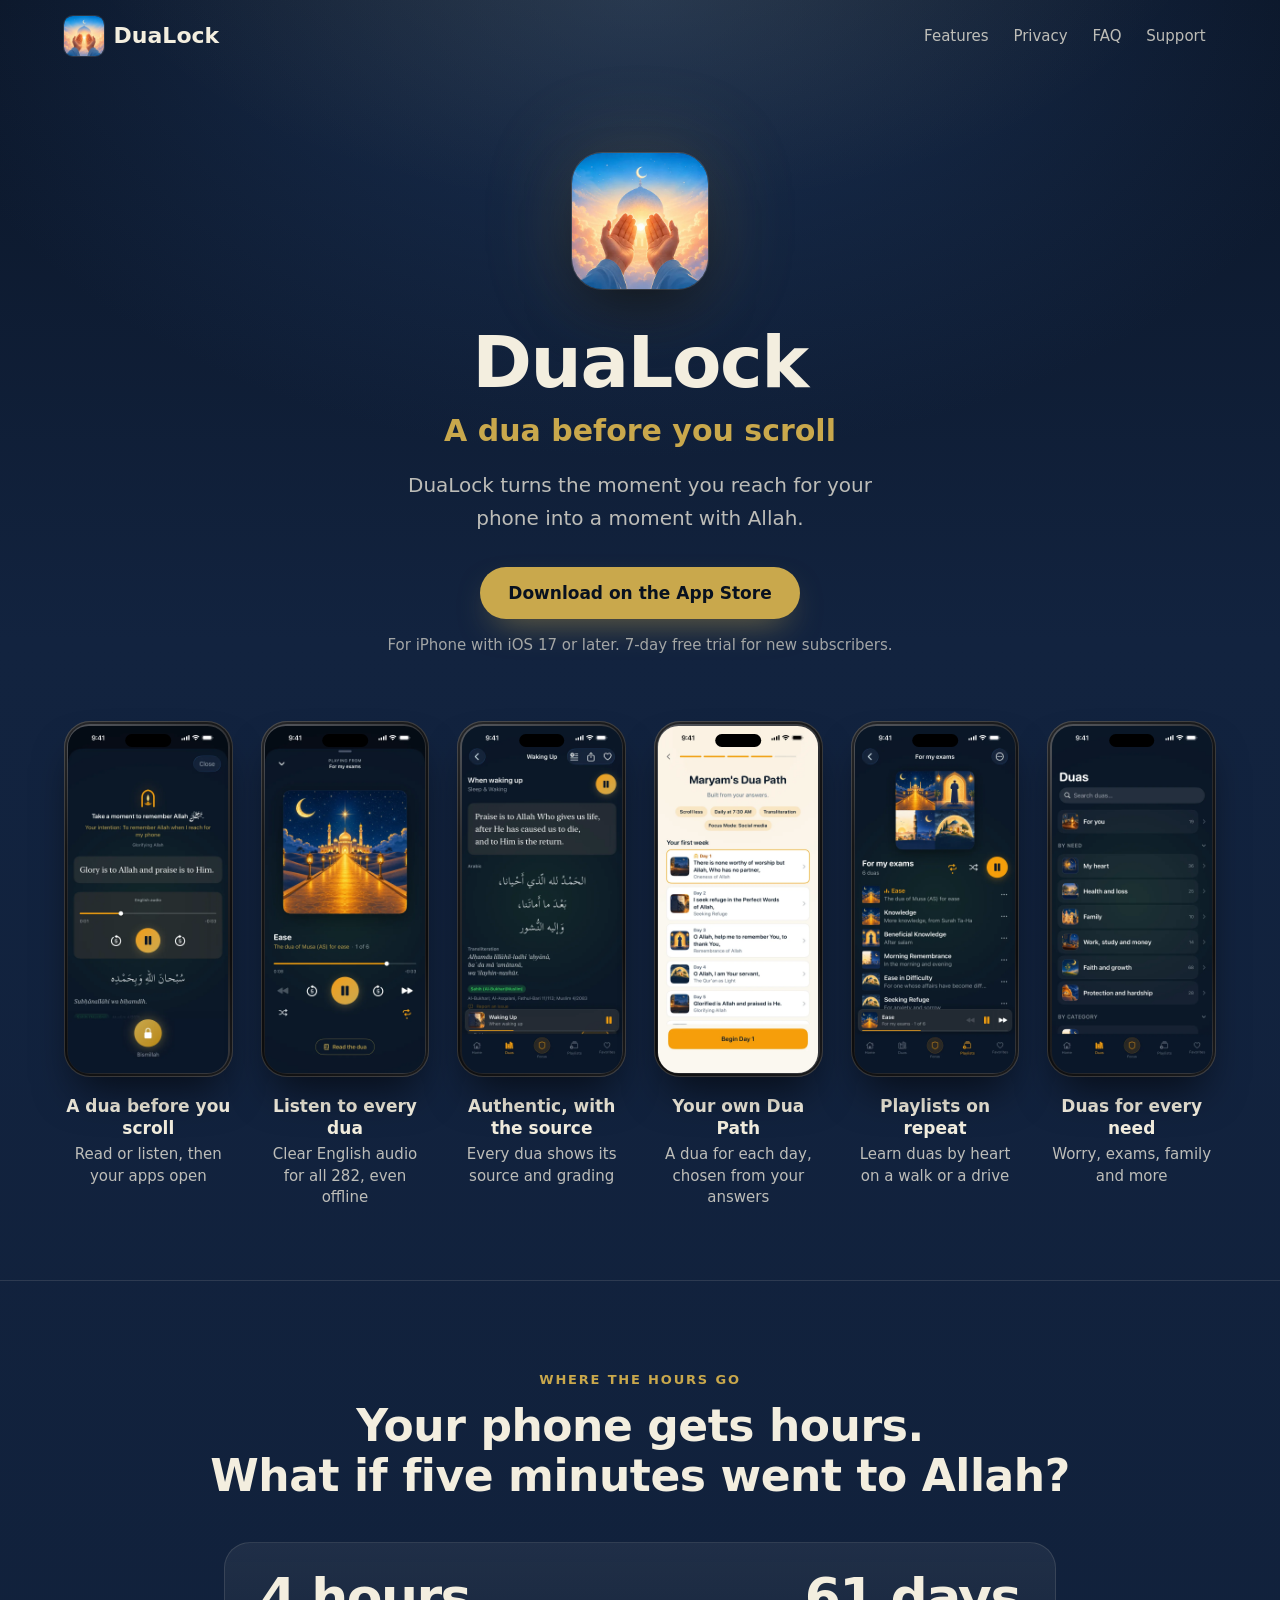
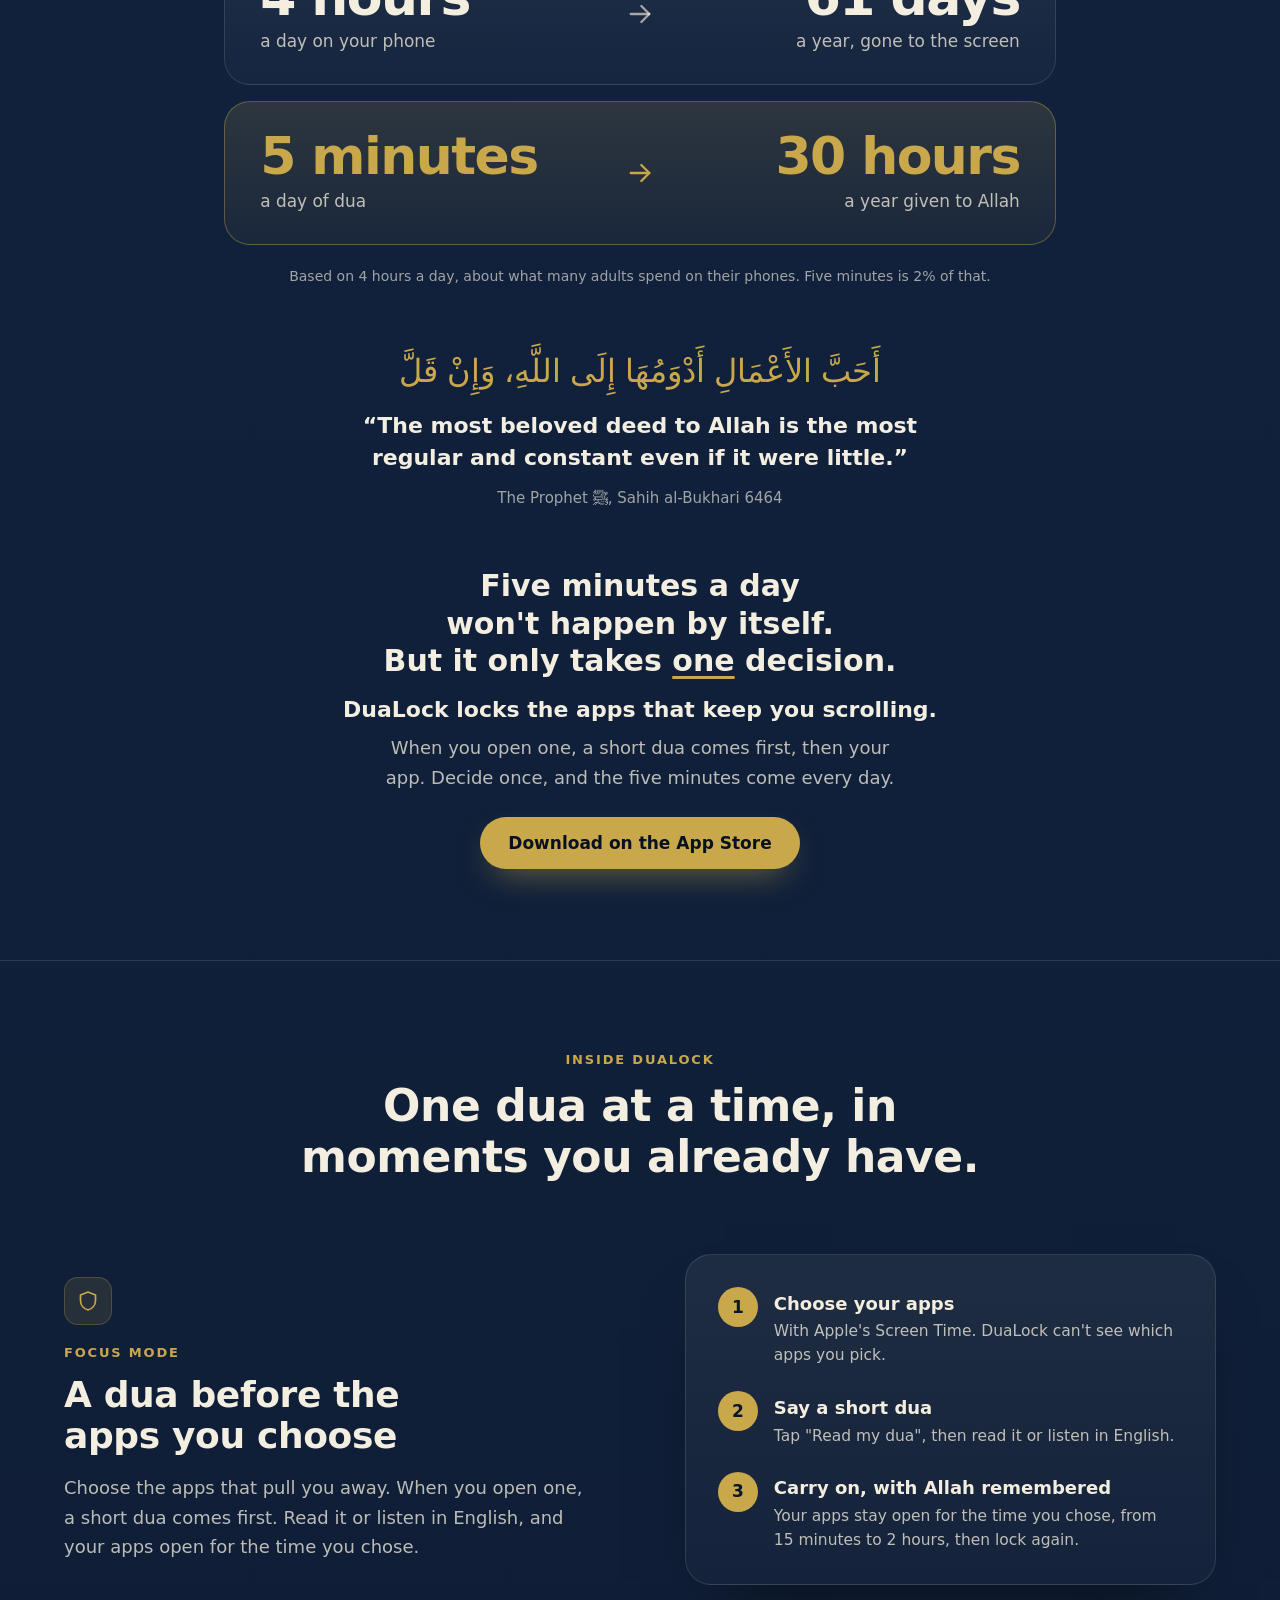
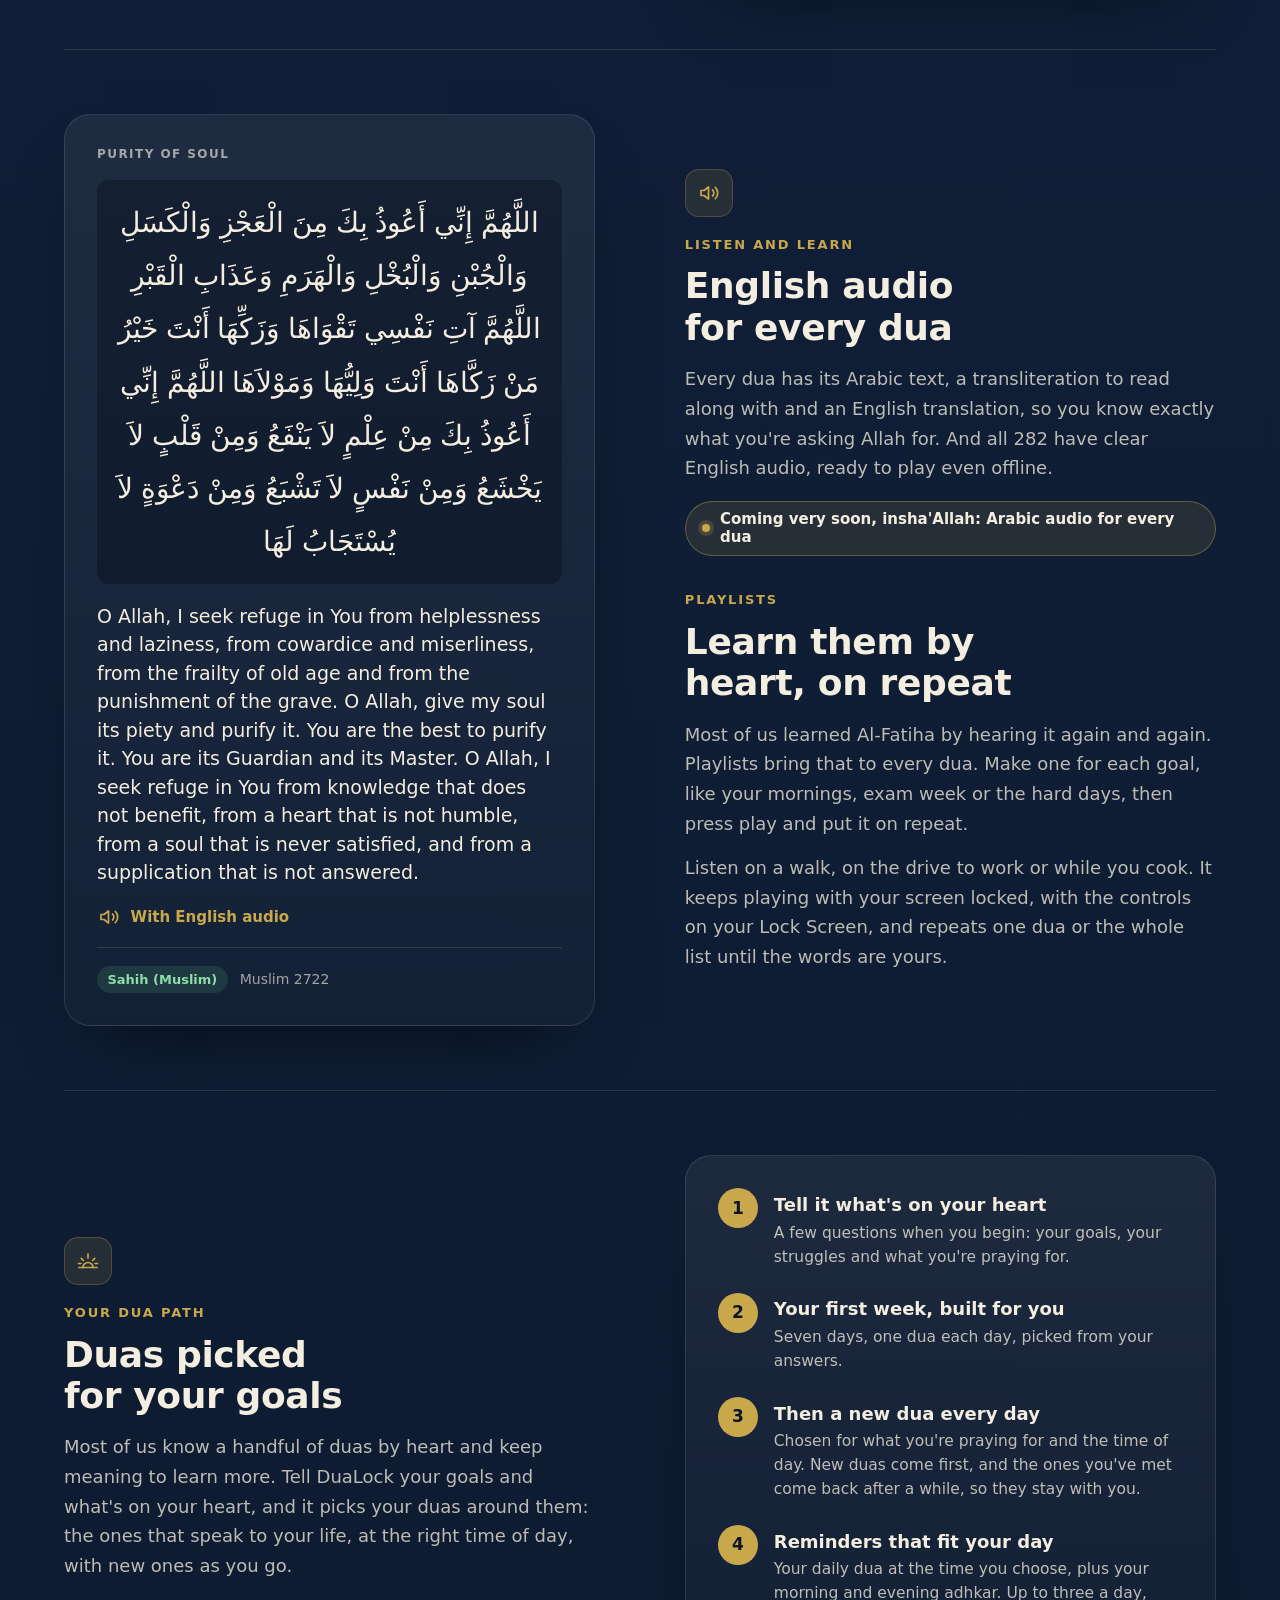
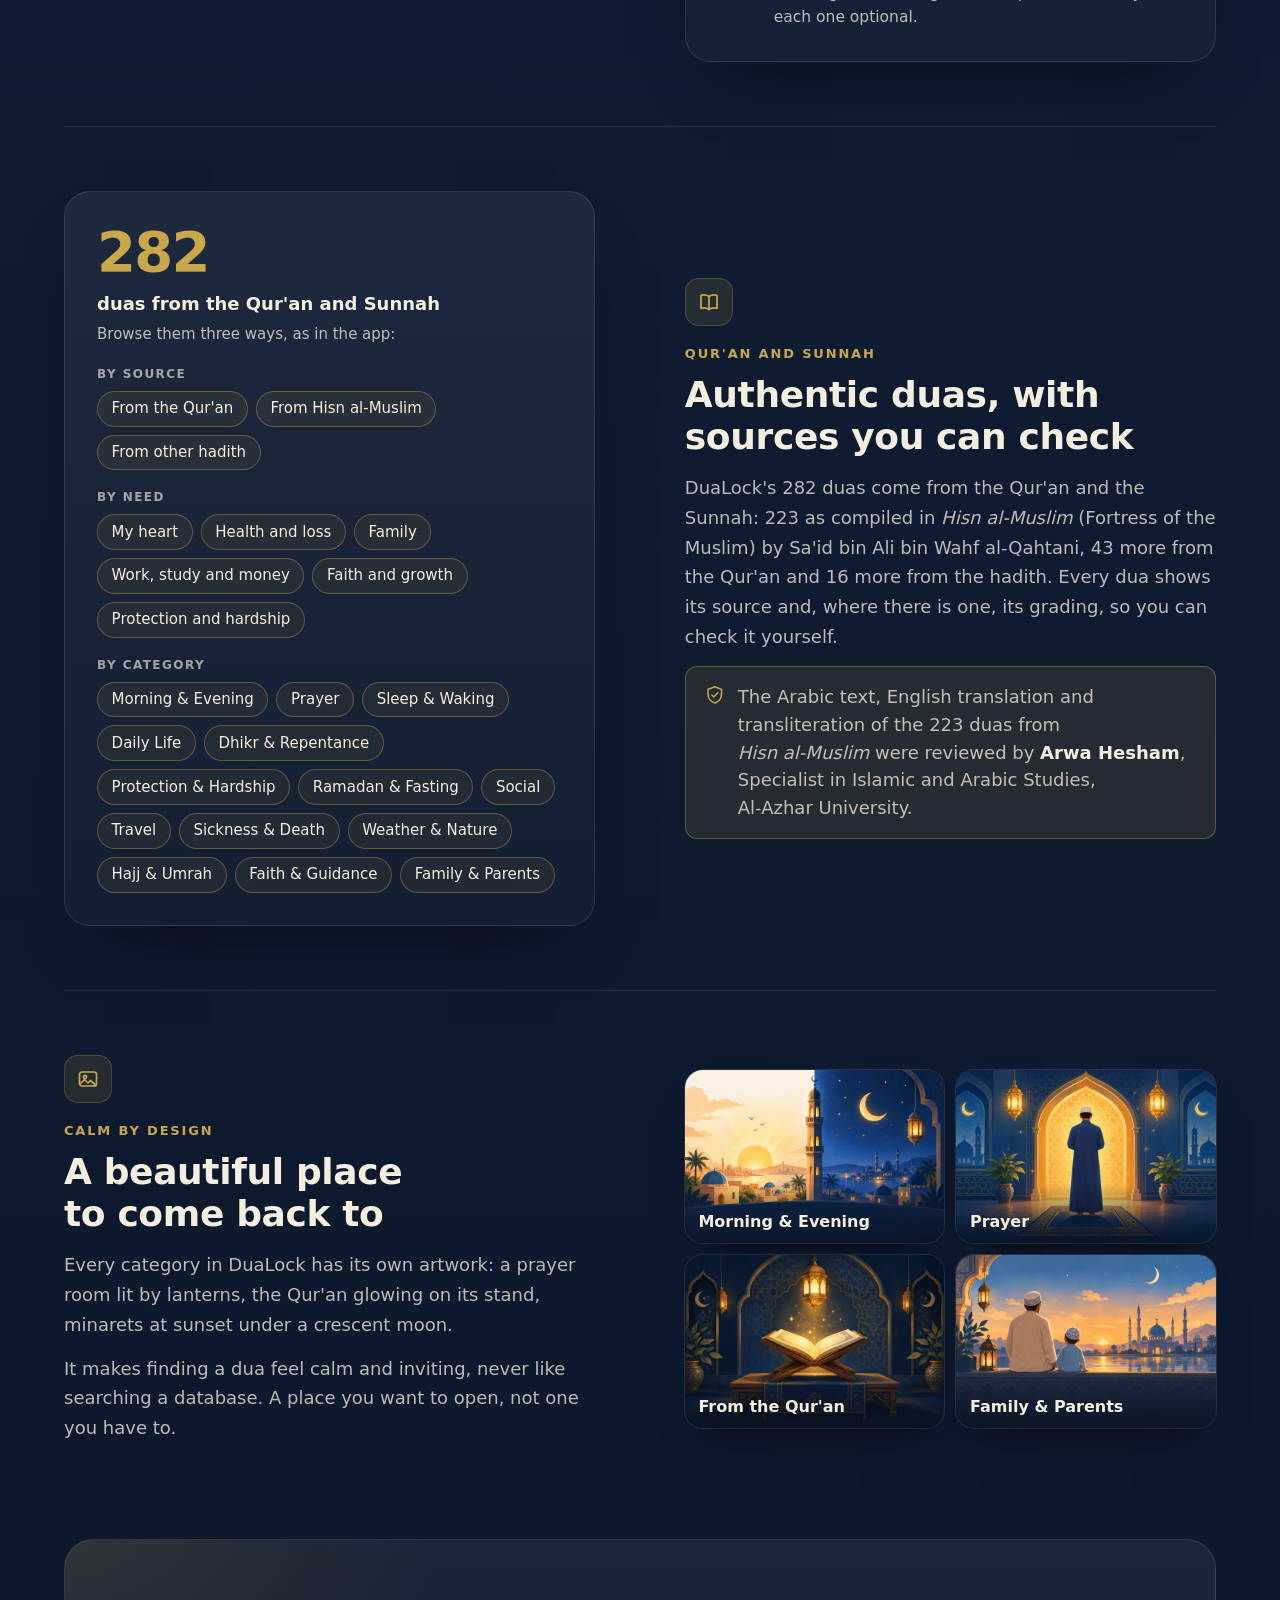
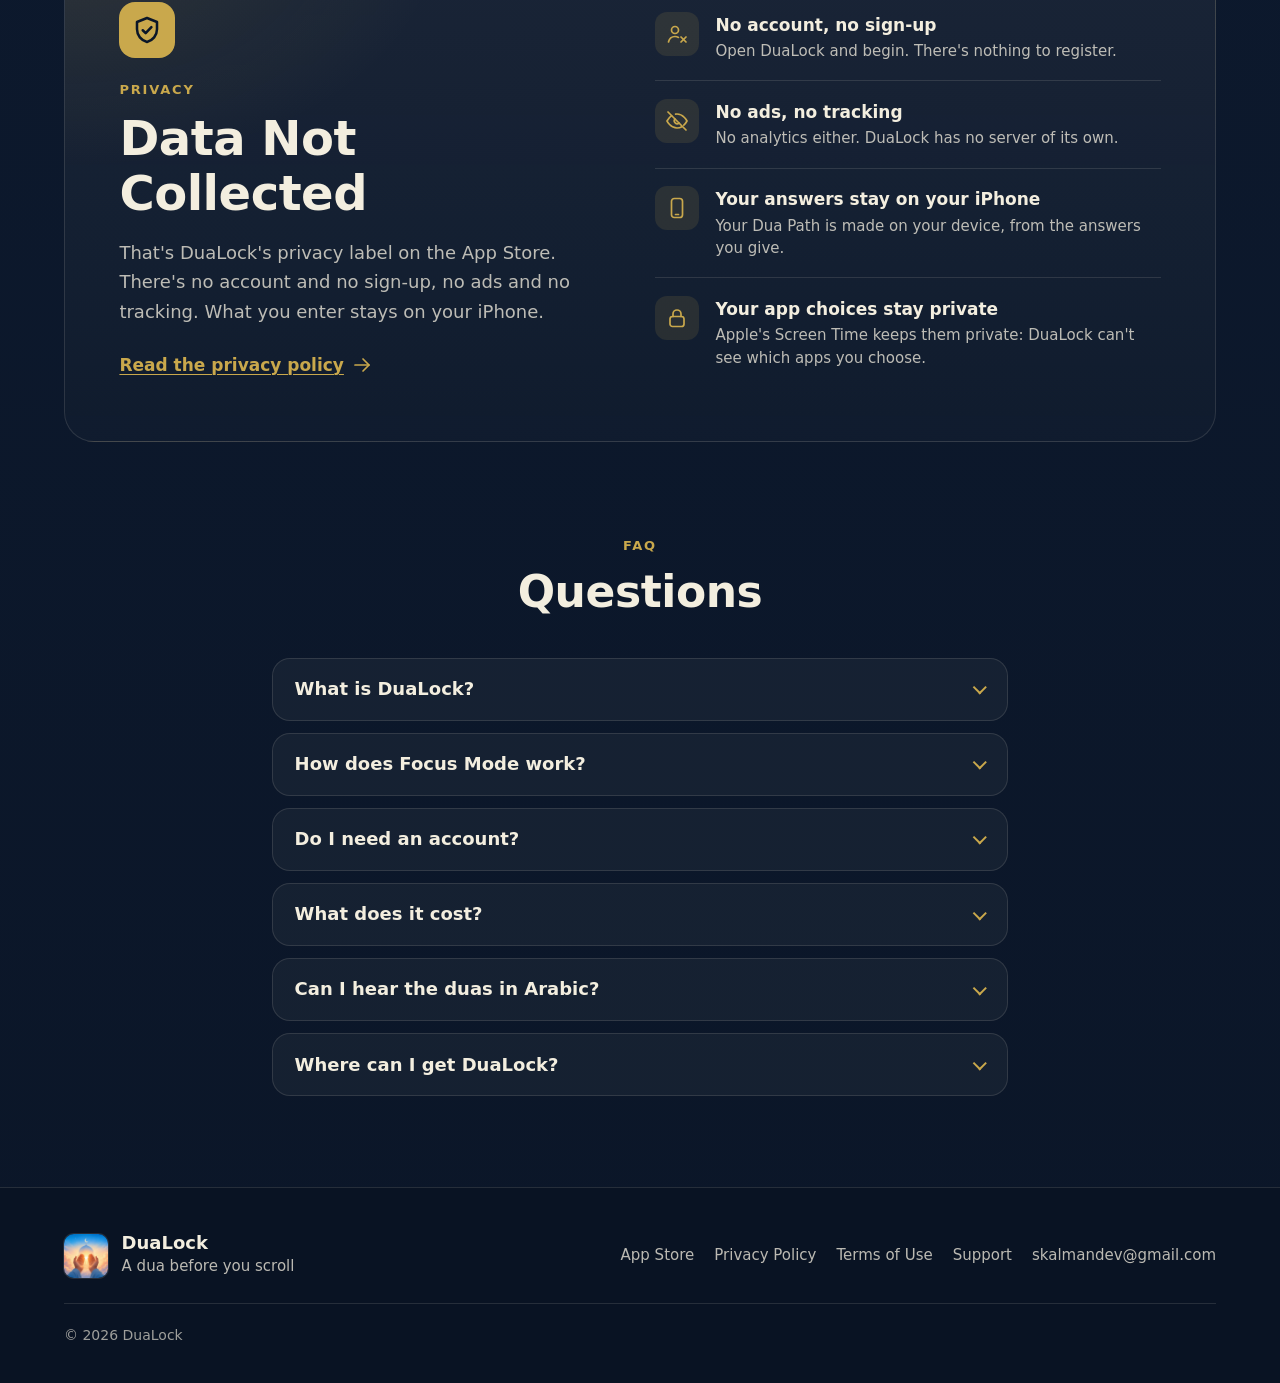
<file: index.html>
<!DOCTYPE html>
<html lang="en">
<head>
<meta charset="utf-8">
<meta name="viewport" content="width=device-width, initial-scale=1">
<title>DuaLock: A dua before you scroll</title>
<meta name="description" content="A dua before you scroll. 282 duas from the Qur'an and Sunnah with English audio, a personal Dua Path, playlists and Focus Mode for iPhone.">
<meta name="apple-itunes-app" content="app-id=6759058972">
<meta name="theme-color" content="#0b1628">
<meta name="color-scheme" content="dark">
<link rel="icon" href="favicon.ico" sizes="32x32">
<link rel="apple-touch-icon" href="apple-touch-icon.png">
<link rel="stylesheet" href="assets/site.css">
<meta property="og:type" content="website">
<meta property="og:site_name" content="DuaLock">
<meta property="og:title" content="DuaLock: A dua before you scroll">
<meta property="og:description" content="Turn the urge to scroll into a moment with Allah. 282 duas from the Qur'an and Sunnah with English audio, a personal Dua Path, and Focus Mode. Now on the App Store.">
<meta property="og:image" content="https://dualock.app/assets/img/og-launch.jpg">
<meta property="og:image:width" content="1200">
<meta property="og:image:height" content="630">
<meta property="og:image:alt" content="The DuaLock app icon beside an iPhone showing a short dua with English audio.">
<meta name="twitter:card" content="summary_large_image">
</head>
<body>
<a class="skip-link" href="#main">Skip to content</a>

<svg width="0" height="0" style="position:absolute" aria-hidden="true" focusable="false">
  <symbol id="i-shield" viewBox="0 0 24 24"><path d="M12 3 4.5 6v5.5c0 4.6 3.2 8.4 7.5 9.5 4.3-1.1 7.5-4.9 7.5-9.5V6L12 3Z"/></symbol>
  <symbol id="i-shield-check" viewBox="0 0 24 24"><path d="M12 3 4.5 6v5.5c0 4.6 3.2 8.4 7.5 9.5 4.3-1.1 7.5-4.9 7.5-9.5V6L12 3Z"/><path d="m8.8 12.2 2.2 2.2 4.3-4.6"/></symbol>
  <symbol id="i-speaker" viewBox="0 0 24 24"><path d="M4 9.5h3l4.5-3.5v12L7 14.5H4z"/><path d="M15.5 9a4 4 0 0 1 0 6"/><path d="M18.3 6.3a8 8 0 0 1 0 11.4"/></symbol>
  <symbol id="i-sunrise" viewBox="0 0 24 24"><path d="M3 18.5h18"/><path d="M7 18.5a5 5 0 0 1 10 0"/><path d="M12 5v4"/><path d="m5.3 9.3 2 2"/><path d="m18.7 9.3-2 2"/><path d="M2.5 14.5H5"/><path d="M19 14.5h2.5"/></symbol>
  <symbol id="i-book" viewBox="0 0 24 24"><path d="M12 6.5C10 5 7 4.6 4 5.3v13c3-.7 6-.3 8 1.2 2-1.5 5-1.9 8-1.2v-13c-3-.7-6-.3-8 1.2Z"/><path d="M12 6.5v13"/></symbol>
  <symbol id="i-user-x" viewBox="0 0 24 24"><circle cx="10" cy="8" r="3.5"/><path d="M3.5 20c.8-3.6 3.4-5.5 6.5-5.5 1.3 0 2.5.3 3.5.9"/><path d="m16 15 5 5"/><path d="m21 15-5 5"/></symbol>
  <symbol id="i-eye-off" viewBox="0 0 24 24"><path d="m3 3 18 18"/><path d="M10.6 5.1Q11.3 5 12 5c6.5 0 10 7 10 7a17 17 0 0 1-3.2 4.1"/><path d="M6.6 6.6C3.9 8.4 2 12 2 12s3.5 7 10 7c1.9 0 3.5-.5 4.9-1.3"/><path d="M9.9 9.9a3 3 0 0 0 4.2 4.2"/></symbol>
  <symbol id="i-iphone" viewBox="0 0 24 24"><rect x="6.5" y="2.5" width="11" height="19" rx="2.8"/><path d="M10.5 18.5h3"/></symbol>
  <symbol id="i-lock" viewBox="0 0 24 24"><rect x="5" y="10.5" width="14" height="10" rx="2.5"/><path d="M8 10.5V8a4 4 0 0 1 8 0v2.5"/></symbol>
  <symbol id="i-image" viewBox="0 0 24 24"><rect x="3.5" y="5" width="17" height="14" rx="2.5"/><circle cx="9" cy="10" r="1.6"/><path d="m4 17 4.5-4.5 3.5 3.5 2.5-2.5 5.5 5"/></symbol>
  <symbol id="i-arrow" viewBox="0 0 24 24"><path d="M5 12h14"/><path d="m13 6 6 6-6 6"/></symbol>
</svg>

<header class="site-header">
  <div class="container header-inner">
    <a class="brand" href="./"><img src="assets/img/icon.webp" alt="" width="32" height="32">DuaLock</a>
    <nav class="site-nav" aria-label="Main">
      <ul>
        <li class="nav-extra"><a href="#features">Features</a></li>
        <li><a href="#privacy">Privacy</a></li>
        <li><a href="#faq">FAQ</a></li>
        <li><a href="support/">Support</a></li>
      </ul>
    </nav>
  </div>
</header>

<main id="main">

  <section class="hero">
    <div class="container">
      <img class="hero-icon" src="assets/img/icon.webp" width="384" height="384" alt="DuaLock app icon: hands raised in dua beneath a mosque dome and a crescent moon">
      <h1>DuaLock</h1>
      <p class="tagline">A dua before you scroll</p>
      <p class="lede">DuaLock turns the moment you reach for your phone into a moment with Allah.</p>
      <p class="store-cta"><a class="store-button" href="https://apps.apple.com/app/dualock/id6759058972">Download on the App Store</a></p>
      <p class="store-note">For iPhone with iOS 17 or later. 7-day free trial for new subscribers.</p>
    </div>
  </section>

  <section class="gallery" aria-labelledby="gallery-title">
    <h2 id="gallery-title" class="visually-hidden">Screenshots</h2>
    <ul class="shots" role="list" tabindex="0" aria-label="Screenshots of DuaLock">
      <li>
        <figure class="shot">
          <span class="device"><img src="assets/img/screen-unlock.webp" width="700" height="1520" decoding="async" alt="The unlock sheet: Glory is to Allah and praise is to Him, with English audio, the Arabic, its transliteration and a padlock that opens your apps."></span>
          <figcaption><strong>A dua before you scroll</strong><span>Read or listen, then your apps open</span></figcaption>
        </figure>
      </li>
      <li>
        <figure class="shot">
          <span class="device"><img src="assets/img/screen-player.webp" width="700" height="1520" decoding="async" alt="The full player, playing the dua of Musa for ease from a playlist called For my exams, with skip, shuffle and repeat."></span>
          <figcaption><strong>Listen to every dua</strong><span>Clear English audio for all 282, even offline</span></figcaption>
        </figure>
      </li>
      <li>
        <figure class="shot">
          <span class="device"><img src="assets/img/screen-sources.webp" width="700" height="1520" loading="lazy" decoding="async" alt="The dua for waking up: its English, Arabic and transliteration, its grading and its hadith sources."></span>
          <figcaption><strong>Authentic, with the source</strong><span>Every dua shows its source and grading</span></figcaption>
        </figure>
      </li>
      <li>
        <figure class="shot">
          <span class="device"><img src="assets/img/screen-path.webp" width="700" height="1520" loading="lazy" decoding="async" alt="A Dua Path built from onboarding answers: the first week of duas, one for each day, and a daily time."></span>
          <figcaption><strong>Your own Dua Path</strong><span>A dua for each day, chosen from your answers</span></figcaption>
        </figure>
      </li>
      <li>
        <figure class="shot">
          <span class="device"><img src="assets/img/screen-playlist.webp" width="700" height="1520" loading="lazy" decoding="async" alt="A playlist called For my exams with six duas, playing on repeat."></span>
          <figcaption><strong>Playlists on repeat</strong><span>Learn duas by heart on a walk or a drive</span></figcaption>
        </figure>
      </li>
      <li>
        <figure class="shot">
          <span class="device"><img src="assets/img/screen-library.webp" width="700" height="1520" loading="lazy" decoding="async" alt="The Duas tab: For you, then duas by need, such as My heart, Health and loss, Family, and Work, study and money."></span>
          <figcaption><strong>Duas for every need</strong><span>Worry, exams, family and more</span></figcaption>
        </figure>
      </li>
    </ul>
    <p class="gallery-hint" aria-hidden="true">Swipe to see more</p>
  </section>

  <section class="section hours" aria-labelledby="hours-title">
    <div class="container">
      <header class="section-head">
        <p class="eyebrow">Where the hours go</p>
        <h2 id="hours-title">Your phone gets hours.<br>What if five minutes went to Allah?</h2>
      </header>
      <div class="equations">
        <div class="equation">
          <div class="eq-side"><span class="eq-num">4 hours</span><span class="eq-label">a day on your phone</span></div>
          <svg class="icon eq-arrow" aria-hidden="true" focusable="false"><use href="#i-arrow"/></svg><span class="visually-hidden">becomes</span>
          <div class="eq-side"><span class="eq-num">61 days</span><span class="eq-label">a year, gone to the screen</span></div>
        </div>
        <div class="equation equation-gold">
          <div class="eq-side"><span class="eq-num">5 minutes</span><span class="eq-label">a day of dua</span></div>
          <svg class="icon eq-arrow" aria-hidden="true" focusable="false"><use href="#i-arrow"/></svg><span class="visually-hidden">becomes</span>
          <div class="eq-side"><span class="eq-num">30 hours</span><span class="eq-label">a year given to Allah</span></div>
        </div>
        <p class="eq-note">Based on 4 hours a day, about what many adults spend on their phones. Five minutes is 2% of that.</p>
      </div>
      <figure class="hours-hadith">
        <blockquote>
          <p class="arabic-line" lang="ar" dir="rtl">أَحَبَّ الأَعْمَالِ أَدْوَمُهَا إِلَى اللَّهِ، وَإِنْ قَلَّ</p>
          <p>&ldquo;The most beloved deed to Allah is the most regular and constant even if it were little.&rdquo;</p>
        </blockquote>
        <figcaption>The Prophet &#xFDFA;, Sahih al-Bukhari 6464</figcaption>
      </figure>
      <div class="hours-decision">
        <p class="hours-decision-lead">Five minutes a day won't happen by itself.<br>But it only takes <span class="underline-gold">one</span> decision.</p>
        <p class="hours-decision-text"><strong>DuaLock locks the apps that keep you scrolling.</strong> When you open one, a short dua comes first, then your app. Decide once, and the five minutes come every day.</p>
        <p class="store-cta"><a class="store-button" href="https://apps.apple.com/app/dualock/id6759058972">Download on the App Store</a></p>
      </div>
    </div>
  </section>

  <section id="features" class="section features" aria-labelledby="features-title">
    <div class="container">
      <header class="section-head">
        <p class="eyebrow">Inside DuaLock</p>
        <h2 id="features-title">One dua at a time, in moments you already have.</h2>
      </header>

      <div class="feature-list">

        <div class="feature">
          <div class="feature-text">
            <div class="feature-icon"><svg class="icon" aria-hidden="true" focusable="false"><use href="#i-shield"/></svg></div>
            <p class="eyebrow">Focus Mode</p>
            <h3>A dua before the apps you choose</h3>
            <p>Choose the apps that pull you away. When you open one, a short dua comes first. Read it or listen in English, and your apps open for the time you chose.</p>
          </div>
          <div class="feature-visual panel">
            <ol class="steps" role="list">
              <li><div><strong>Choose your apps</strong><span>With Apple's Screen Time. DuaLock can't see which apps you pick.</span></div></li>
              <li><div><strong>Say a short dua</strong><span>Tap "Read my dua", then read it or listen in English.</span></div></li>
              <li><div><strong>Carry on, with Allah remembered</strong><span>Your apps stay open for the time you chose, from 15&nbsp;minutes to 2&nbsp;hours, then lock again.</span></div></li>
            </ol>
          </div>
        </div>

        <div class="feature">
          <div class="feature-text">
            <div class="feature-icon"><svg class="icon" aria-hidden="true" focusable="false"><use href="#i-speaker"/></svg></div>
            <p class="eyebrow">Listen and learn</p>
            <h3>English audio for every dua</h3>
            <p>Every dua has its Arabic text, a transliteration to read along with and an English translation, so you know exactly what you're asking Allah for. And all 282 have clear English audio, ready to play even offline.</p>
            <p class="status coming-note"><span class="status-dot" aria-hidden="true"></span>Coming very soon, insha'Allah: Arabic audio for every dua</p>
            <p class="eyebrow feature-subhead">Playlists</p>
            <h3>Learn them by heart, on repeat</h3>
            <p>Most of us learned Al-Fatiha by hearing it again and again. Playlists bring that to every dua. Make one for each goal, like your mornings, exam week or the hard days, then press play and put it on repeat.</p>
            <p>Listen on a walk, on the drive to work or while you cook. It keeps playing with your screen locked, with the controls on your Lock Screen, and repeats one dua or the whole list until the words are yours.</p>
          </div>
          <div class="feature-visual">
            <figure class="panel dua-card" aria-label="A dua as DuaLock shows it">
              <p class="dua-label">Purity of Soul</p>
              <p class="arabic multiline" lang="ar" dir="rtl">اللَّهُمَّ إِنِّي أَعُوذُ بِكَ مِنَ الْعَجْزِ وَالْكَسَلِ وَالْجُبْنِ وَالْبُخْلِ وَالْهَرَمِ وَعَذَابِ الْقَبْرِ اللَّهُمَّ آتِ نَفْسِي تَقْوَاهَا وَزَكِّهَا أَنْتَ خَيْرُ مَنْ زَكَّاهَا أَنْتَ وَلِيُّهَا وَمَوْلاَهَا اللَّهُمَّ إِنِّي أَعُوذُ بِكَ مِنْ عِلْمٍ لاَ يَنْفَعُ وَمِنْ قَلْبٍ لاَ يَخْشَعُ وَمِنْ نَفْسٍ لاَ تَشْبَعُ وَمِنْ دَعْوَةٍ لاَ يُسْتَجَابُ لَهَا</p>
              <p class="translation">O Allah, I seek refuge in You from helplessness and laziness, from cowardice and miserliness, from the frailty of old age and from the punishment of the grave. O Allah, give my soul its piety and purify it. You are the best to purify it. You are its Guardian and its Master. O Allah, I seek refuge in You from knowledge that does not benefit, from a heart that is not humble, from a soul that is never satisfied, and from a supplication that is not answered.</p>
              <p class="dua-audio"><svg class="icon" aria-hidden="true" focusable="false"><use href="#i-speaker"/></svg>With English audio</p>
              <figcaption class="dua-source"><span class="grade">Sahih (Muslim)</span><span>Muslim 2722</span></figcaption>
            </figure>
          </div>
        </div>

        <div class="feature">
          <div class="feature-text">
            <div class="feature-icon"><svg class="icon" aria-hidden="true" focusable="false"><use href="#i-sunrise"/></svg></div>
            <p class="eyebrow">Your Dua Path</p>
            <h3>Duas picked for your goals</h3>
            <p>Most of us know a handful of duas by heart and keep meaning to learn more. Tell DuaLock your goals and what's on your heart, and it picks your duas around them: the ones that speak to your life, at the right time of day, with new ones as you go.</p>
          </div>
          <div class="feature-visual panel">
            <ol class="steps" role="list">
              <li><div><strong>Tell it what's on your heart</strong><span>A few questions when you begin: your goals, your struggles and what you're praying for.</span></div></li>
              <li><div><strong>Your first week, built for you</strong><span>Seven days, one dua each day, picked from your answers.</span></div></li>
              <li><div><strong>Then a new dua every day</strong><span>Chosen for what you're praying for and the time of day. New duas come first, and the ones you've met come back after a while, so they stay with you.</span></div></li>
              <li><div><strong>Reminders that fit your day</strong><span>Your daily dua at the time you choose, plus your morning and evening adhkar. Up to three a day, each one optional.</span></div></li>
            </ol>
          </div>
        </div>

        <div class="feature">
          <div class="feature-text">
            <div class="feature-icon"><svg class="icon" aria-hidden="true" focusable="false"><use href="#i-book"/></svg></div>
            <p class="eyebrow">Qur'an and Sunnah</p>
            <h3>Authentic duas, with sources you can check</h3>
            <p>DuaLock's 282 duas come from the Qur'an and the Sunnah: 223 as compiled in <em class="nowrap">Hisn al-Muslim</em> (Fortress of the Muslim) by Sa'id bin Ali bin Wahf <span class="nowrap">al-Qahtani</span>, 43 more from the Qur'an and 16 more from the hadith. Every dua shows its source and, where there is one, its grading, so you can check it yourself.</p>
            <p class="reviewed"><svg class="icon" aria-hidden="true" focusable="false"><use href="#i-shield-check"/></svg><span>The Arabic text, English translation and transliteration of the 223 duas from <em class="nowrap">Hisn al-Muslim</em> were reviewed by <strong>Arwa Hesham</strong>, Specialist in Islamic and Arabic Studies, <span class="nowrap">Al-Azhar University</span>.</span></p>
          </div>
          <div class="feature-visual panel">
            <p class="library-count"><strong>282</strong><span>duas from the Qur'an and Sunnah</span></p>
            <p class="library-note">Browse them three ways, as in the app:</p>
            <h4 class="library-group">By source</h4>
            <ul class="chips" role="list">
              <li>From the Qur'an</li>
              <li>From <span class="nowrap">Hisn al-Muslim</span></li>
              <li>From other hadith</li>
            </ul>
            <h4 class="library-group">By need</h4>
            <ul class="chips" role="list">
              <li>My heart</li>
              <li>Health and loss</li>
              <li>Family</li>
              <li>Work, study and money</li>
              <li>Faith and growth</li>
              <li>Protection and hardship</li>
            </ul>
            <h4 class="library-group">By category</h4>
            <ul class="chips" role="list">
              <li>Morning &amp; Evening</li>
              <li>Prayer</li>
              <li>Sleep &amp; Waking</li>
              <li>Daily Life</li>
              <li>Dhikr &amp; Repentance</li>
              <li>Protection &amp; Hardship</li>
              <li>Ramadan &amp; Fasting</li>
              <li>Social</li>
              <li>Travel</li>
              <li>Sickness &amp; Death</li>
              <li>Weather &amp; Nature</li>
              <li>Hajj &amp; Umrah</li>
              <li>Faith &amp; Guidance</li>
              <li>Family &amp; Parents</li>
            </ul>
          </div>
        </div>

        <div class="feature">
          <div class="feature-text">
            <div class="feature-icon"><svg class="icon" aria-hidden="true" focusable="false"><use href="#i-image"/></svg></div>
            <p class="eyebrow">Calm by design</p>
            <h3>A beautiful place to come back to</h3>
            <p>Every category in DuaLock has its own artwork: a prayer room lit by lanterns, the Qur'an glowing on its stand, minarets at sunset under a crescent moon.</p>
            <p>It makes finding a dua feel calm and inviting, never like searching a database. A place you want to open, not one you have to.</p>
          </div>
          <div class="feature-visual">
            <ul class="art-grid" role="list" aria-label="Artwork from four of DuaLock's categories">
              <li><img src="assets/img/art-morning-evening.webp" width="720" height="480" loading="lazy" decoding="async" alt=""><span>Morning &amp; Evening</span></li>
              <li><img src="assets/img/art-prayer.webp" width="720" height="480" loading="lazy" decoding="async" alt=""><span>Prayer</span></li>
              <li><img src="assets/img/art-quran.webp" width="720" height="480" loading="lazy" decoding="async" alt=""><span>From the Qur'an</span></li>
              <li><img src="assets/img/art-family.webp" width="720" height="480" loading="lazy" decoding="async" alt=""><span>Family &amp; Parents</span></li>
            </ul>
          </div>
        </div>

      </div>
    </div>
  </section>

  <section id="privacy" class="section privacy" aria-labelledby="privacy-title">
    <div class="container">
      <div class="privacy-panel">
        <div class="privacy-intro">
          <div class="label-mark"><svg class="icon" aria-hidden="true" focusable="false"><use href="#i-shield-check"/></svg></div>
          <p class="eyebrow">Privacy</p>
          <h2 id="privacy-title">Data Not Collected</h2>
          <p class="privacy-text">That's DuaLock's privacy label on the App Store. There's no account and no sign-up, no ads and no tracking. What you enter stays on your iPhone.</p>
          <p class="text-link"><a href="privacy/">Read the privacy policy</a><svg class="icon" aria-hidden="true" focusable="false"><use href="#i-arrow"/></svg></p>
        </div>
        <ul class="privacy-list" role="list">
          <li><span class="list-icon"><svg class="icon" aria-hidden="true" focusable="false"><use href="#i-user-x"/></svg></span><div><strong>No account, no sign-up</strong><span>Open DuaLock and begin. There's nothing to register.</span></div></li>
          <li><span class="list-icon"><svg class="icon" aria-hidden="true" focusable="false"><use href="#i-eye-off"/></svg></span><div><strong>No ads, no tracking</strong><span>No analytics either. DuaLock has no server of its own.</span></div></li>
          <li><span class="list-icon"><svg class="icon" aria-hidden="true" focusable="false"><use href="#i-iphone"/></svg></span><div><strong>Your answers stay on your iPhone</strong><span>Your Dua Path is made on your device, from the answers you give.</span></div></li>
          <li><span class="list-icon"><svg class="icon" aria-hidden="true" focusable="false"><use href="#i-lock"/></svg></span><div><strong>Your app choices stay private</strong><span>Apple's Screen Time keeps them private: DuaLock can't see which apps you choose.</span></div></li>
        </ul>
      </div>
    </div>
  </section>

  <section id="faq" class="section faq" aria-labelledby="faq-title">
    <div class="narrow">
      <header class="section-head">
        <p class="eyebrow">FAQ</p>
        <h2 id="faq-title">Questions</h2>
      </header>
      <div class="faq-list">
        <details>
          <summary>What is DuaLock?</summary>
          <div class="answer">
            <p>DuaLock is an iPhone app for remembering Allah through your day. It has 282 authentic duas from the Qur'an and the Sunnah, including <span class="nowrap">Hisn al-Muslim</span> (Fortress of the Muslim), each with Arabic, transliteration, an English translation, English audio and its source.</p>
            <p>It builds you a personal Dua Path, keeps your morning and evening adhkar with reminders, lets you make playlists to learn duas by heart, and places a short dua before the apps you choose with Focus Mode. DuaLock needs iOS 17 or later.</p>
          </div>
        </details>
        <details>
          <summary>How does Focus Mode work?</summary>
          <div class="answer">
            <p>You choose the apps that pull you away, using Apple's Screen Time. When you open one of them, it's time for a dua: tap "Read my dua" and DuaLock brings it to you. Read it or listen in English, tap the padlock, and your apps stay open for the time you chose, from 15&nbsp;minutes to 2&nbsp;hours. Then they lock again.</p>
            <p>DuaLock never sees which apps you picked, and you can turn Focus Mode off anytime in the Focus tab.</p>
          </div>
        </details>
        <details>
          <summary>Do I need an account?</summary>
          <div class="answer">
            <p>No. There's no account and no sign-up. Your answers stay on your iPhone, and DuaLock collects no data: its App Store privacy label is "Data Not Collected".</p>
          </div>
        </details>
        <details>
          <summary>What does it cost?</summary>
          <div class="answer">
            <p>DuaLock requires a DuaLock Premium subscription, billed yearly or monthly through your Apple Account, with a 7-day free trial for new subscribers. Prices vary by country, and the app shows yours before you subscribe.</p>
            <p>The subscription pays for DuaLock's own content and services: the duas with their sources, English audio, your Dua Path, playlists and reminders, and ongoing updates. You can cancel anytime. See the <a href="terms/">Terms of Use</a> for the details.</p>
          </div>
        </details>
        <details>
          <summary>Can I hear the duas in Arabic?</summary>
          <div class="answer">
            <p>Not yet. Today every dua has English audio, with its Arabic text to read along. Arabic audio for every dua is coming in an update very soon, insha'Allah.</p>
          </div>
        </details>
        <details>
          <summary>Where can I get DuaLock?</summary>
          <div class="answer">
            <p>On the App Store, for iPhone with iOS 17 or later: <a href="https://apps.apple.com/app/dualock/id6759058972">DuaLock on the App Store</a>.</p>
          </div>
        </details>
      </div>
    </div>
  </section>

</main>

<footer class="site-footer">
  <div class="container footer-inner">
    <div class="footer-brand">
      <img src="assets/img/icon.webp" alt="" width="44" height="44" loading="lazy">
      <div>
        <p class="footer-name">DuaLock</p>
        <p class="footer-tag">A dua before you scroll</p>
      </div>
    </div>
    <nav aria-label="Footer">
      <ul class="footer-links">
        <li><a href="https://apps.apple.com/app/dualock/id6759058972">App Store</a></li>
        <li><a href="privacy/">Privacy Policy</a></li>
        <li><a href="terms/">Terms of Use</a></li>
        <li><a href="support/">Support</a></li>
        <li><a href="mailto:skalmandev@gmail.com">skalmandev@gmail.com</a></li>
      </ul>
    </nav>
    <p class="copyright">© 2026 DuaLock</p>
  </div>
</footer>
</body>
</html>
</file>
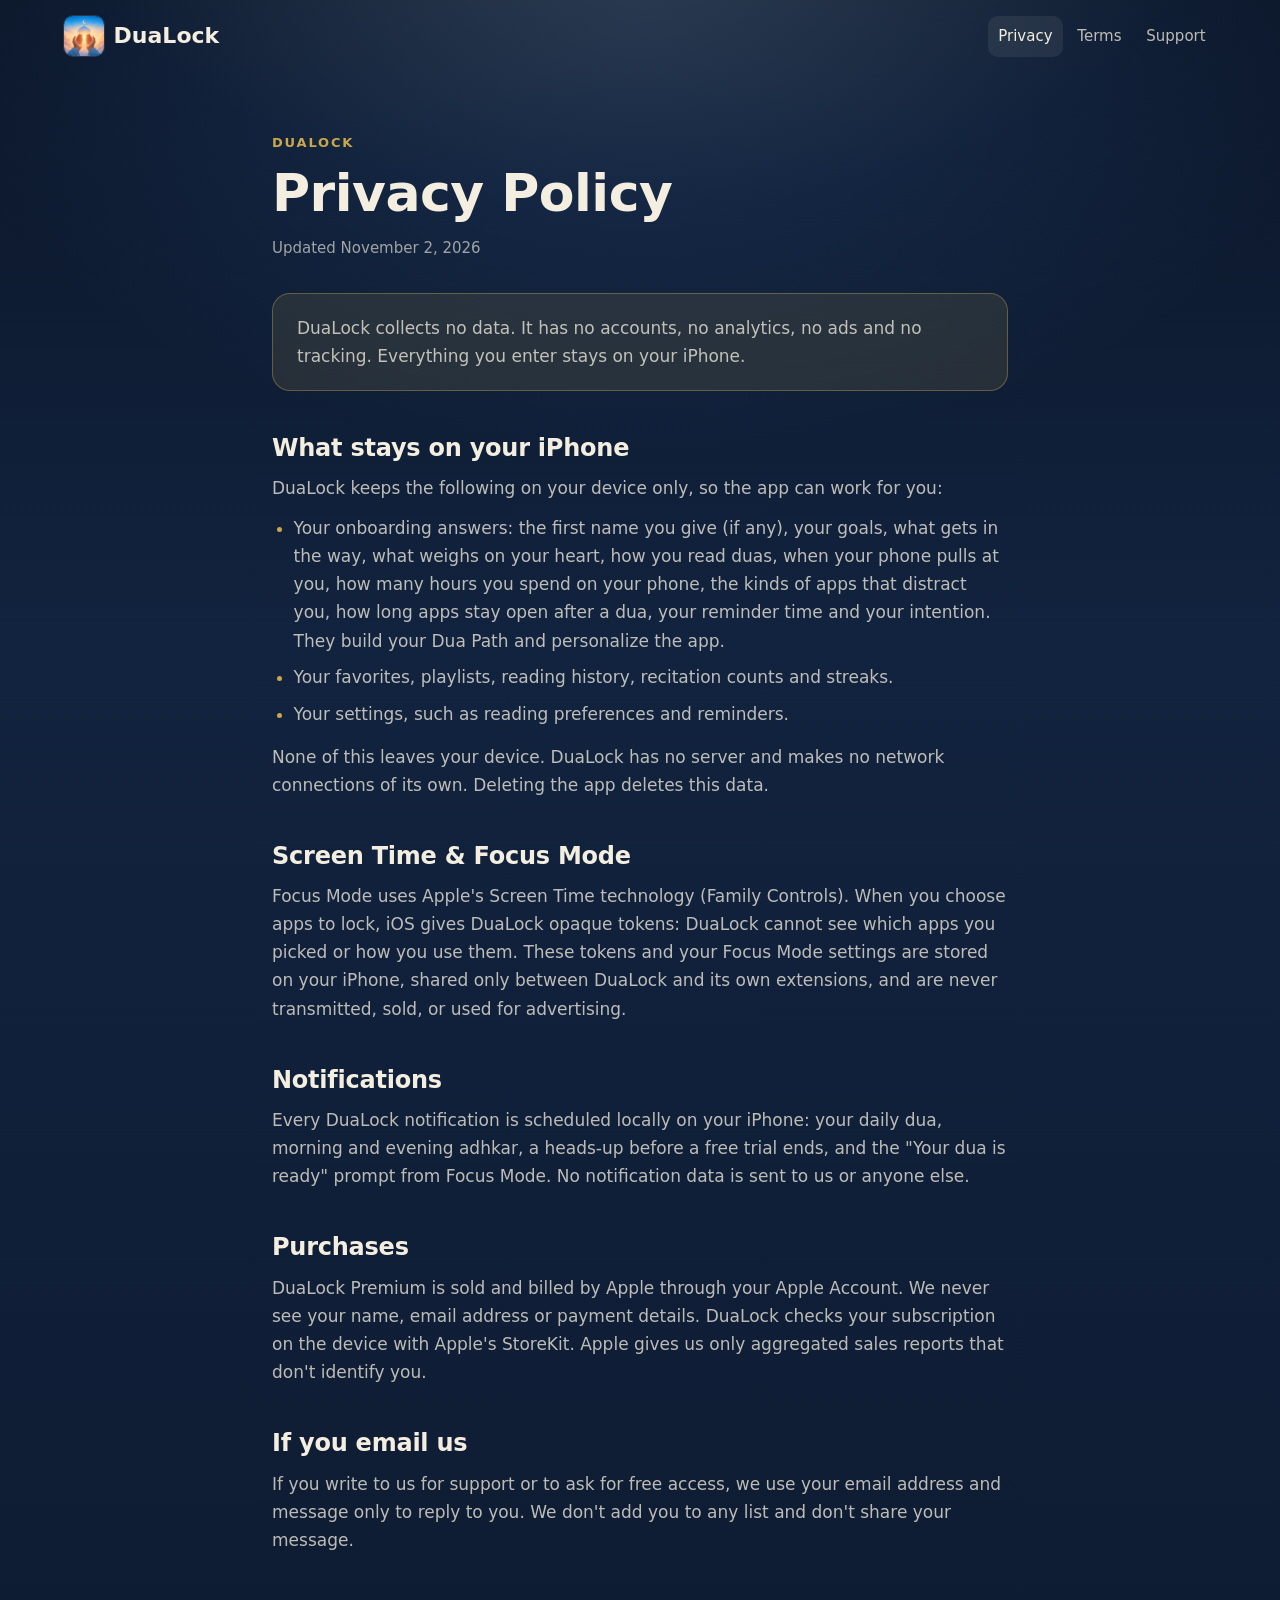
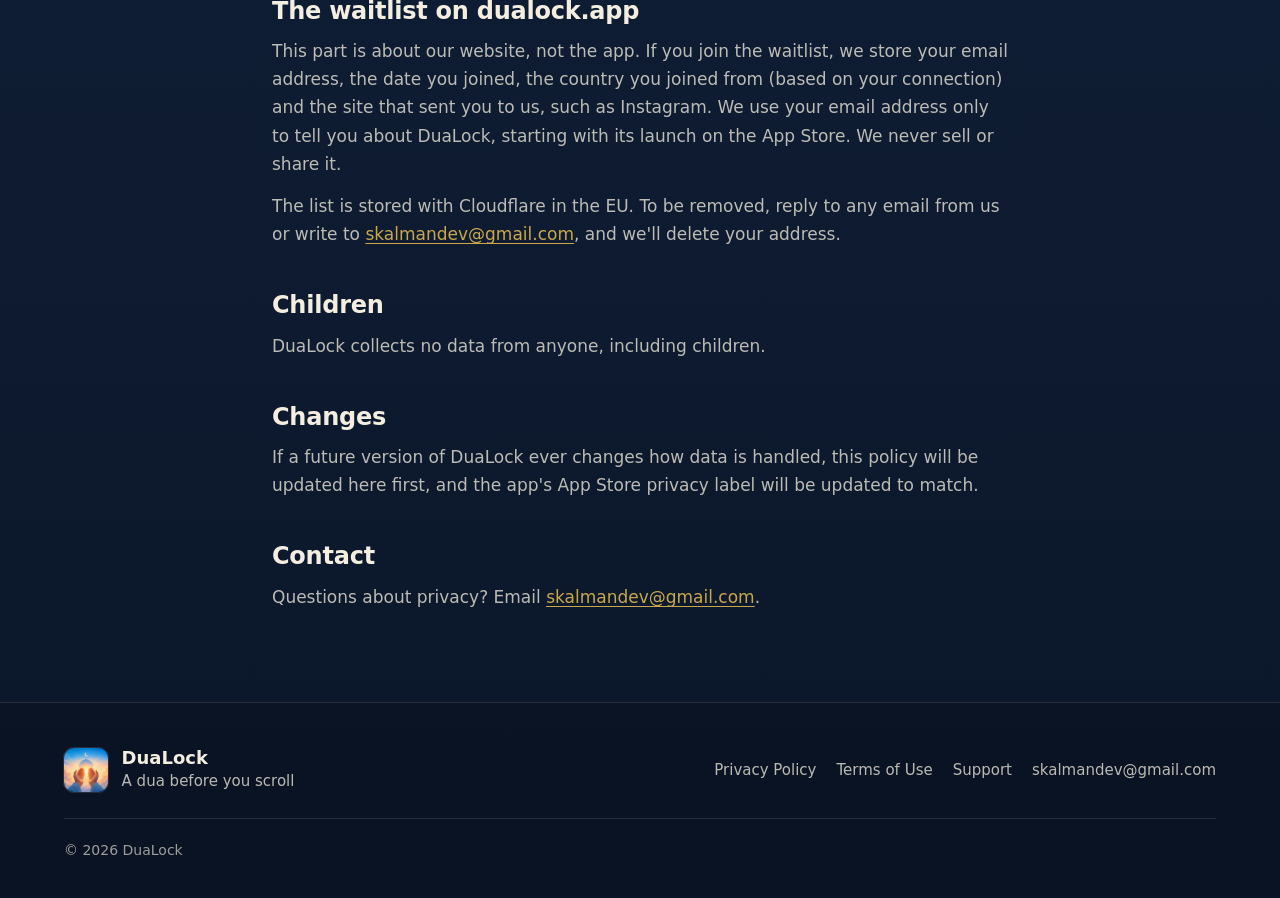
<file: privacy/index.html>
<!DOCTYPE html>
<html lang="en">
<head>
<meta charset="utf-8">
<meta name="viewport" content="width=device-width, initial-scale=1">
<title>Privacy Policy | DuaLock</title>
<meta name="description" content="DuaLock collects no data. Your answers, Focus Mode choices and reminders stay on your iPhone.">
<meta name="theme-color" content="#0b1628">
<meta name="color-scheme" content="dark">
<link rel="icon" href="../favicon.ico" sizes="32x32">
<link rel="apple-touch-icon" href="../apple-touch-icon.png">
<link rel="stylesheet" href="../assets/site.css">
<meta property="og:type" content="website">
<meta property="og:site_name" content="DuaLock">
<meta property="og:title" content="Privacy Policy | DuaLock">
<meta property="og:description" content="DuaLock collects no data. Your answers, Focus Mode choices and reminders stay on your iPhone.">
<meta property="og:image" content="https://dualock.app/assets/img/og-launch.jpg">
<meta property="og:image:width" content="1200">
<meta property="og:image:height" content="630">
<meta name="twitter:card" content="summary_large_image">
</head>
<body>
<a class="skip-link" href="#main">Skip to content</a>

<header class="site-header">
  <div class="container header-inner">
    <a class="brand" href="../"><img src="../assets/img/icon.webp" alt="" width="32" height="32">DuaLock</a>
    <nav class="site-nav" aria-label="Main">
      <ul>
        <li><a href="../privacy/" aria-current="page">Privacy</a></li>
        <li><a href="../terms/">Terms</a></li>
        <li><a href="../support/">Support</a></li>
      </ul>
    </nav>
  </div>
</header>

<main id="main">
  <header class="page-hero">
    <p class="eyebrow">DuaLock</p>
    <h1>Privacy Policy</h1>
    <p class="page-meta">Updated November 2, 2026</p>
  </header>

  <article class="prose">
    <p class="callout">DuaLock collects no data. It has no accounts, no analytics, no ads and no tracking. Everything you enter stays on your iPhone.</p>

    <h2>What stays on your iPhone</h2>
    <p>DuaLock keeps the following on your device only, so the app can work for you:</p>
    <ul>
      <li>Your onboarding answers: the first name you give (if any), your goals, what gets in the way, what weighs on your heart, how you read duas, when your phone pulls at you, how many hours you spend on your phone, the kinds of apps that distract you, how long apps stay open after a dua, your reminder time and your intention. They build your Dua Path and personalize the app.</li>
      <li>Your favorites, playlists, reading history, recitation counts and streaks.</li>
      <li>Your settings, such as reading preferences and reminders.</li>
    </ul>
    <p>None of this leaves your device. DuaLock has no server and makes no network connections of its own. Deleting the app deletes this data.</p>

    <h2>Screen Time &amp; Focus Mode</h2>
    <p>Focus Mode uses Apple's Screen Time technology (Family Controls). When you choose apps to lock, iOS gives DuaLock opaque tokens: DuaLock cannot see which apps you picked or how you use them. These tokens and your Focus Mode settings are stored on your iPhone, shared only between DuaLock and its own extensions, and are never transmitted, sold, or used for advertising.</p>

    <h2>Notifications</h2>
    <p>Every DuaLock notification is scheduled locally on your iPhone: your daily dua, morning and evening adhkar, a heads-up before a free trial ends, and the "Your dua is ready" prompt from Focus Mode. No notification data is sent to us or anyone else.</p>

    <h2>Purchases</h2>
    <p>DuaLock Premium is sold and billed by Apple through your Apple Account. We never see your name, email address or payment details. DuaLock checks your subscription on the device with Apple's StoreKit. Apple gives us only aggregated sales reports that don't identify you.</p>

    <h2>If you email us</h2>
    <p>If you write to us for support or to ask for free access, we use your email address and message only to reply to you. We don't add you to any list and don't share your message.</p>

    <h2 id="waitlist">The waitlist on dualock.app</h2>
    <p>This part is about our website, not the app. If you join the waitlist, we store your email address, the date you joined, the country you joined from (based on your connection) and the site that sent you to us, such as Instagram. We use your email address only to tell you about DuaLock, starting with its launch on the App Store. We never sell or share it.</p>
    <p>The list is stored with Cloudflare in the EU. To be removed, reply to any email from us or write to <a href="mailto:skalmandev@gmail.com?subject=Remove%20me%20from%20the%20waitlist">skalmandev@gmail.com</a>, and we'll delete your address.</p>

    <h2>Children</h2>
    <p>DuaLock collects no data from anyone, including children.</p>

    <h2>Changes</h2>
    <p>If a future version of DuaLock ever changes how data is handled, this policy will be updated here first, and the app's App&nbsp;Store privacy label will be updated to match.</p>

    <h2>Contact</h2>
    <p>Questions about privacy? Email <a href="mailto:skalmandev@gmail.com">skalmandev@gmail.com</a>.</p>
  </article>
</main>

<footer class="site-footer">
  <div class="container footer-inner">
    <div class="footer-brand">
      <img src="../assets/img/icon.webp" alt="" width="44" height="44" loading="lazy">
      <div>
        <p class="footer-name">DuaLock</p>
        <p class="footer-tag">A dua before you scroll</p>
      </div>
    </div>
    <nav aria-label="Footer">
      <ul class="footer-links">
        <li><a href="../privacy/" aria-current="page">Privacy Policy</a></li>
        <li><a href="../terms/">Terms of Use</a></li>
        <li><a href="../support/">Support</a></li>
        <li><a href="mailto:skalmandev@gmail.com">skalmandev@gmail.com</a></li>
      </ul>
    </nav>
    <p class="copyright">© 2026 DuaLock</p>
  </div>
</footer>
</body>
</html>
</file>
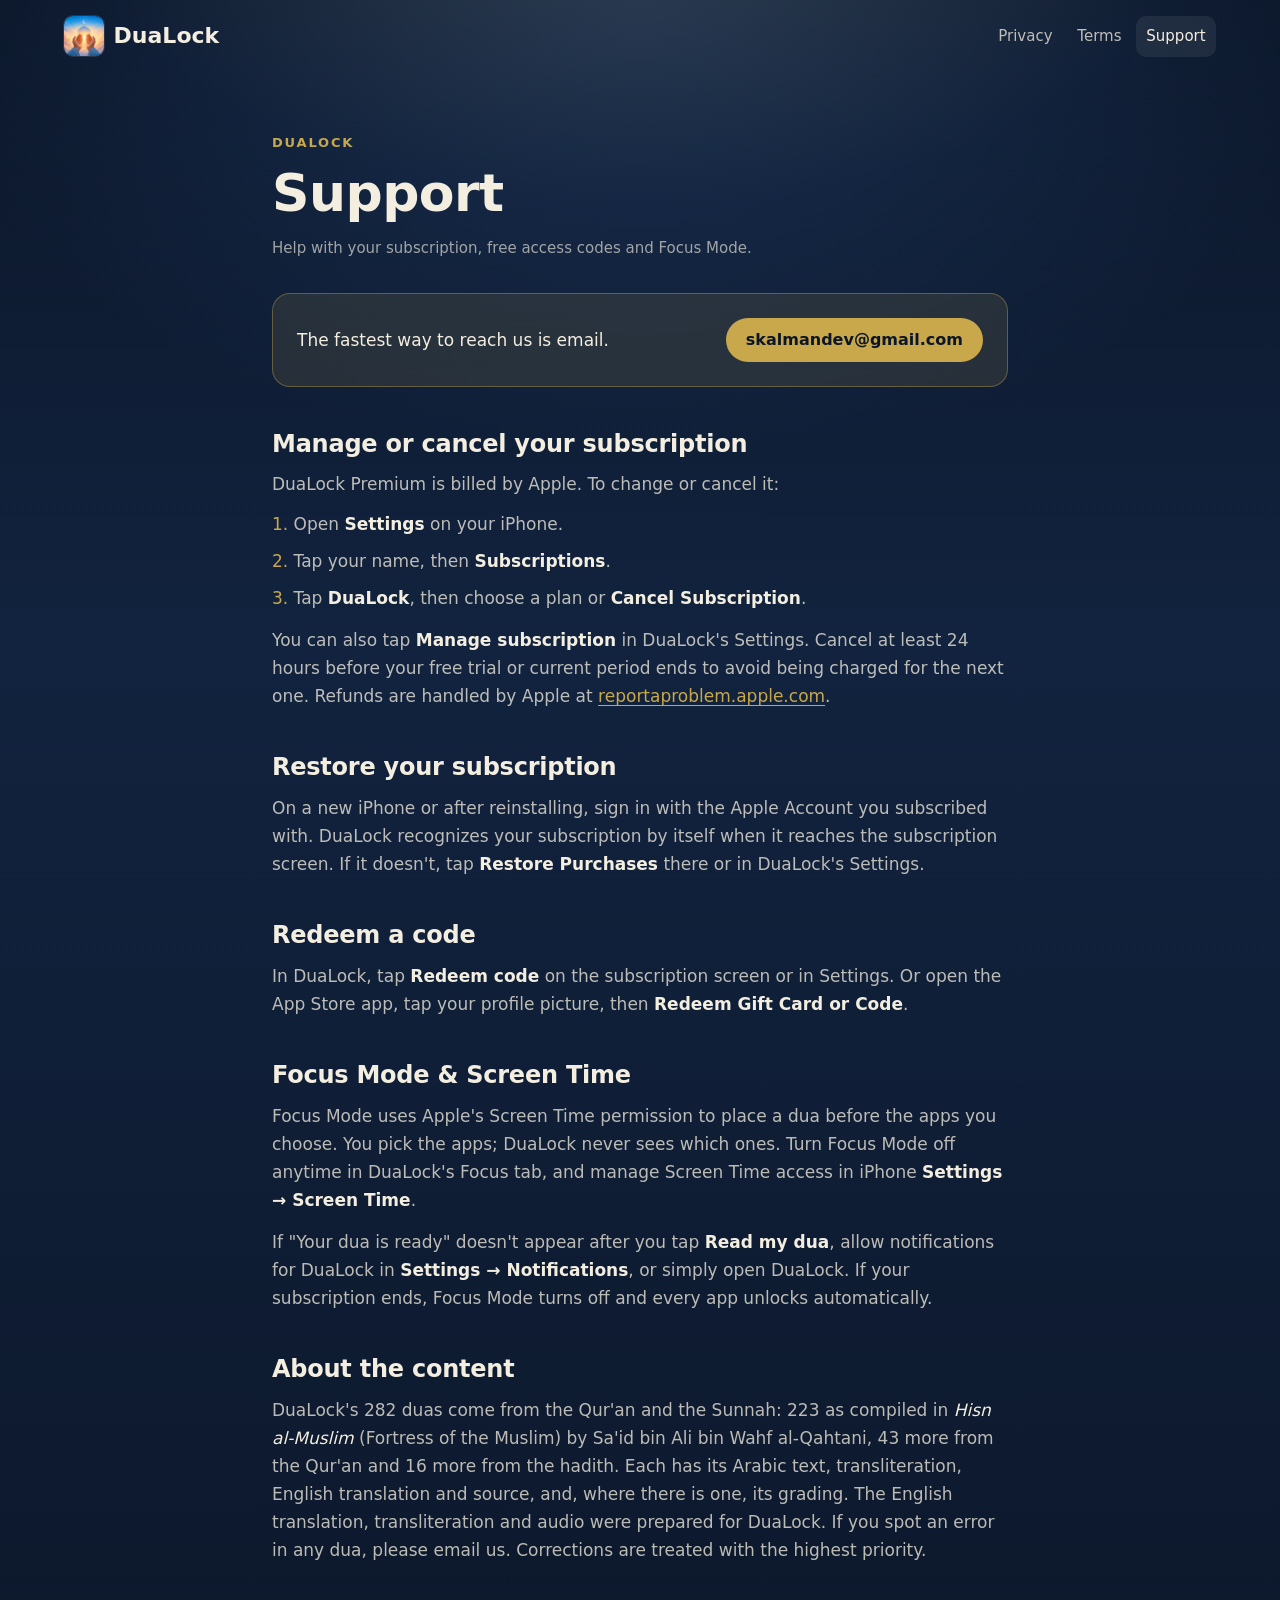
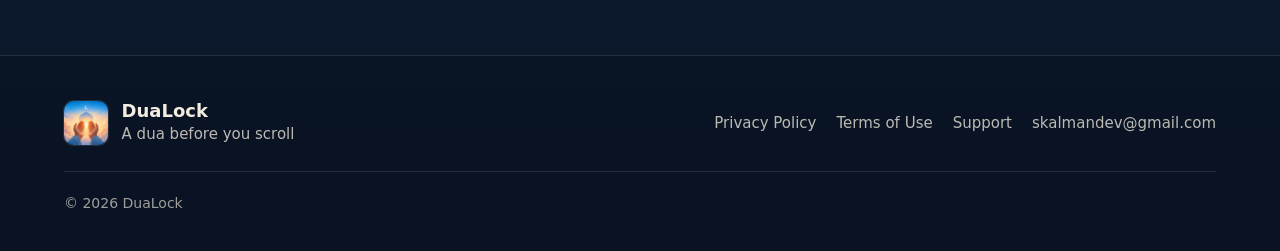
<file: support/index.html>
<!DOCTYPE html>
<html lang="en">
<head>
<meta charset="utf-8">
<meta name="viewport" content="width=device-width, initial-scale=1">
<title>Support | DuaLock</title>
<meta name="description" content="Help with DuaLock: manage or cancel your subscription, restore purchases, free access codes, and Focus Mode.">
<meta name="theme-color" content="#0b1628">
<meta name="color-scheme" content="dark">
<link rel="icon" href="../favicon.ico" sizes="32x32">
<link rel="apple-touch-icon" href="../apple-touch-icon.png">
<link rel="stylesheet" href="../assets/site.css">
<meta property="og:type" content="website">
<meta property="og:site_name" content="DuaLock">
<meta property="og:title" content="Support | DuaLock">
<meta property="og:description" content="Help with DuaLock: manage or cancel your subscription, restore purchases, free access codes, and Focus Mode.">
<meta property="og:image" content="https://dualock.app/assets/img/og-launch.jpg">
<meta property="og:image:width" content="1200">
<meta property="og:image:height" content="630">
<meta name="twitter:card" content="summary_large_image">
</head>
<body>
<a class="skip-link" href="#main">Skip to content</a>

<header class="site-header">
  <div class="container header-inner">
    <a class="brand" href="../"><img src="../assets/img/icon.webp" alt="" width="32" height="32">DuaLock</a>
    <nav class="site-nav" aria-label="Main">
      <ul>
        <li><a href="../privacy/">Privacy</a></li>
        <li><a href="../terms/">Terms</a></li>
        <li><a href="../support/" aria-current="page">Support</a></li>
      </ul>
    </nav>
  </div>
</header>

<main id="main">
  <header class="page-hero">
    <p class="eyebrow">DuaLock</p>
    <h1>Support</h1>
    <p class="page-meta">Help with your subscription, free access codes and Focus Mode.</p>
  </header>

  <article class="prose">
    <div class="contact-card">
      <p>The fastest way to reach us is email.</p>
      <a class="button" href="mailto:skalmandev@gmail.com?subject=DuaLock%20Support">skalmandev@gmail.com</a>
    </div>

    <h2 id="manage">Manage or cancel your subscription</h2>
    <p>DuaLock Premium is billed by Apple. To change or cancel it:</p>
    <ol>
      <li>Open <strong>Settings</strong> on your iPhone.</li>
      <li>Tap your name, then <strong>Subscriptions</strong>.</li>
      <li>Tap <strong>DuaLock</strong>, then choose a plan or <strong>Cancel Subscription</strong>.</li>
    </ol>
    <p>You can also tap <strong>Manage subscription</strong> in DuaLock's Settings. Cancel at least 24 hours before your free trial or current period ends to avoid being charged for the next one. Refunds are handled by Apple at <a href="https://reportaproblem.apple.com">reportaproblem.apple.com</a>.</p>

    <h2 id="restore">Restore your subscription</h2>
    <p>On a new iPhone or after reinstalling, sign in with the Apple Account you subscribed with. DuaLock recognizes your subscription by itself when it reaches the subscription screen. If it doesn't, tap <strong>Restore Purchases</strong> there or in DuaLock's Settings.</p>

    <h2 id="redeem">Redeem a code</h2>
    <p>In DuaLock, tap <strong>Redeem code</strong> on the subscription screen or in Settings. Or open the App Store app, tap your profile picture, then <strong>Redeem Gift Card or Code</strong>.</p>

    <h2 id="focus-mode">Focus Mode &amp; Screen Time</h2>
    <p>Focus Mode uses Apple's Screen Time permission to place a dua before the apps you choose. You pick the apps; DuaLock never sees which ones. Turn Focus Mode off anytime in DuaLock's Focus tab, and manage Screen Time access in iPhone <strong>Settings &rarr; Screen Time</strong>.</p>
    <p>If "Your dua is ready" doesn't appear after you tap <strong>Read my dua</strong>, allow notifications for DuaLock in <strong>Settings &rarr; Notifications</strong>, or simply open DuaLock. If your subscription ends, Focus Mode turns off and every app unlocks automatically.</p>

    <h2 id="content">About the content</h2>
    <p>DuaLock's 282 duas come from the Qur'an and the Sunnah: 223 as compiled in <em>Hisn al-Muslim</em> (Fortress of the Muslim) by Sa'id bin Ali bin Wahf al-Qahtani, 43 more from the Qur'an and 16 more from the hadith. Each has its Arabic text, transliteration, English translation and source, and, where there is one, its grading. The English translation, transliteration and audio were prepared for DuaLock. If you spot an error in any dua, please email us. Corrections are treated with the highest priority.</p>
  </article>
</main>

<footer class="site-footer">
  <div class="container footer-inner">
    <div class="footer-brand">
      <img src="../assets/img/icon.webp" alt="" width="44" height="44" loading="lazy">
      <div>
        <p class="footer-name">DuaLock</p>
        <p class="footer-tag">A dua before you scroll</p>
      </div>
    </div>
    <nav aria-label="Footer">
      <ul class="footer-links">
        <li><a href="../privacy/">Privacy Policy</a></li>
        <li><a href="../terms/">Terms of Use</a></li>
        <li><a href="../support/" aria-current="page">Support</a></li>
        <li><a href="mailto:skalmandev@gmail.com">skalmandev@gmail.com</a></li>
      </ul>
    </nav>
    <p class="copyright">© 2026 DuaLock</p>
  </div>
</footer>
</body>
</html>
</file>
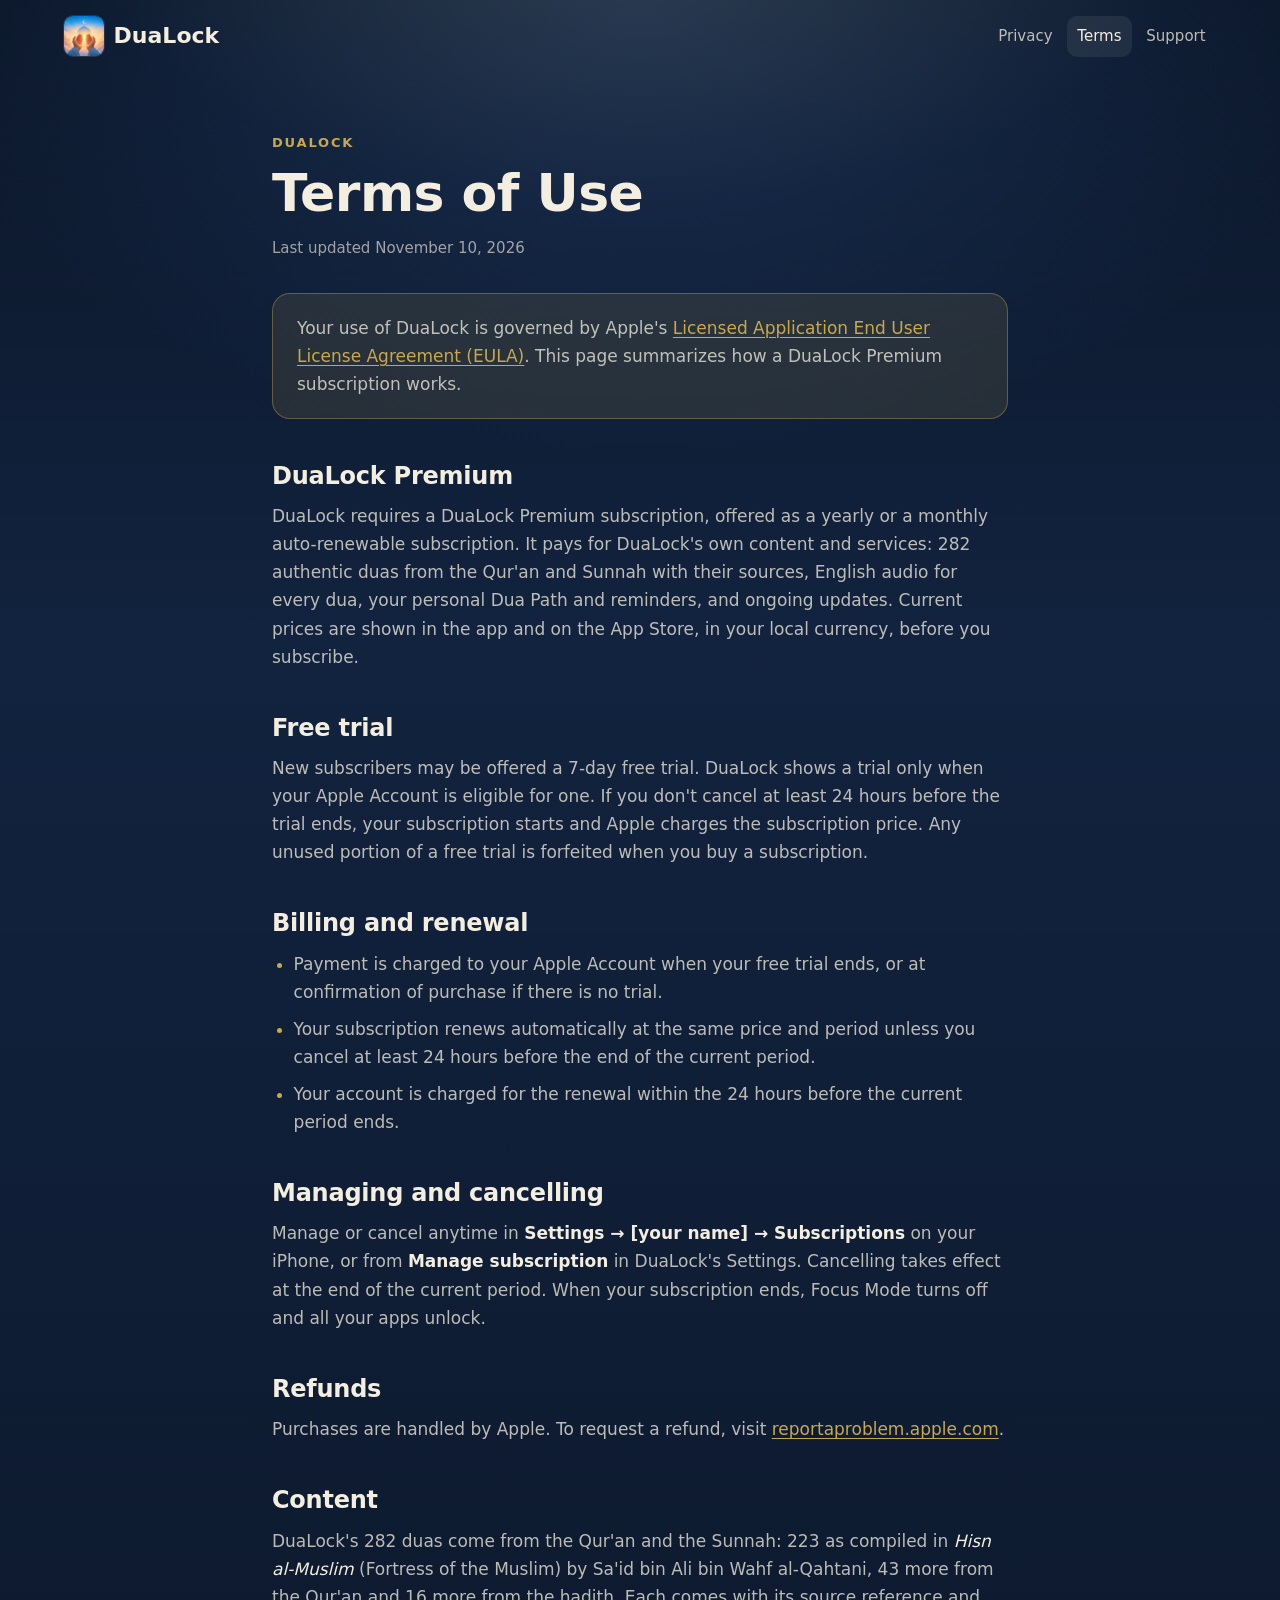
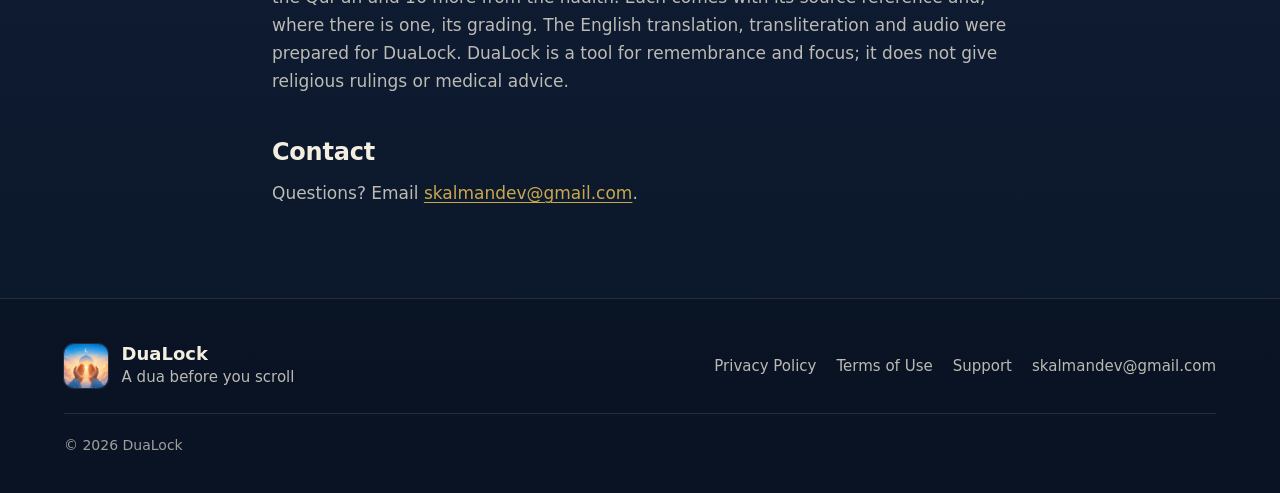
<file: terms/index.html>
<!DOCTYPE html>
<html lang="en">
<head>
<meta charset="utf-8">
<meta name="viewport" content="width=device-width, initial-scale=1">
<title>Terms of Use | DuaLock</title>
<meta name="description" content="How DuaLock Premium subscriptions work: free trial, billing, renewal, cancellation and refunds. DuaLock is licensed under Apple's standard EULA.">
<meta name="theme-color" content="#0b1628">
<meta name="color-scheme" content="dark">
<link rel="icon" href="../favicon.ico" sizes="32x32">
<link rel="apple-touch-icon" href="../apple-touch-icon.png">
<link rel="stylesheet" href="../assets/site.css">
<meta property="og:type" content="website">
<meta property="og:site_name" content="DuaLock">
<meta property="og:title" content="Terms of Use | DuaLock">
<meta property="og:description" content="How DuaLock Premium subscriptions work: free trial, billing, renewal, cancellation and refunds.">
<meta property="og:image" content="https://dualock.app/assets/img/og-launch.jpg">
<meta property="og:image:width" content="1200">
<meta property="og:image:height" content="630">
<meta name="twitter:card" content="summary_large_image">
</head>
<body>
<a class="skip-link" href="#main">Skip to content</a>

<header class="site-header">
  <div class="container header-inner">
    <a class="brand" href="../"><img src="../assets/img/icon.webp" alt="" width="32" height="32">DuaLock</a>
    <nav class="site-nav" aria-label="Main">
      <ul>
        <li><a href="../privacy/">Privacy</a></li>
        <li><a href="../terms/" aria-current="page">Terms</a></li>
        <li><a href="../support/">Support</a></li>
      </ul>
    </nav>
  </div>
</header>

<main id="main">
  <header class="page-hero">
    <p class="eyebrow">DuaLock</p>
    <h1>Terms of Use</h1>
    <p class="page-meta">Last updated November 10, 2026</p>
  </header>

  <article class="prose">
    <p class="callout">Your use of DuaLock is governed by Apple's <a href="https://www.apple.com/legal/internet-services/itunes/dev/stdeula/">Licensed Application End User License Agreement (EULA)</a>. This page summarizes how a DuaLock Premium subscription works.</p>

    <h2>DuaLock Premium</h2>
    <p>DuaLock requires a DuaLock Premium subscription, offered as a yearly or a monthly auto-renewable subscription. It pays for DuaLock's own content and services: 282 authentic duas from the Qur'an and Sunnah with their sources, English audio for every dua, your personal Dua Path and reminders, and ongoing updates. Current prices are shown in the app and on the App&nbsp;Store, in your local currency, before you subscribe.</p>

    <h2>Free trial</h2>
    <p>New subscribers may be offered a 7-day free trial. DuaLock shows a trial only when your Apple Account is eligible for one. If you don't cancel at least 24 hours before the trial ends, your subscription starts and Apple charges the subscription price. Any unused portion of a free trial is forfeited when you buy a subscription.</p>

    <h2>Billing and renewal</h2>
    <ul>
      <li>Payment is charged to your Apple Account when your free trial ends, or at confirmation of purchase if there is no trial.</li>
      <li>Your subscription renews automatically at the same price and period unless you cancel at least 24 hours before the end of the current period.</li>
      <li>Your account is charged for the renewal within the 24 hours before the current period ends.</li>
    </ul>

    <h2>Managing and cancelling</h2>
    <p>Manage or cancel anytime in <strong>Settings &rarr; [your name] &rarr; Subscriptions</strong> on your iPhone, or from <strong>Manage subscription</strong> in DuaLock's Settings. Cancelling takes effect at the end of the current period. When your subscription ends, Focus Mode turns off and all your apps unlock.</p>

    <h2>Refunds</h2>
    <p>Purchases are handled by Apple. To request a refund, visit <a href="https://reportaproblem.apple.com">reportaproblem.apple.com</a>.</p>

    <h2>Content</h2>
    <p>DuaLock's 282 duas come from the Qur'an and the Sunnah: 223 as compiled in <em>Hisn al-Muslim</em> (Fortress of the Muslim) by Sa'id bin Ali bin Wahf al-Qahtani, 43 more from the Qur'an and 16 more from the hadith. Each comes with its source reference and, where there is one, its grading. The English translation, transliteration and audio were prepared for DuaLock. DuaLock is a tool for remembrance and focus; it does not give religious rulings or medical advice.</p>

    <h2>Contact</h2>
    <p>Questions? Email <a href="mailto:skalmandev@gmail.com">skalmandev@gmail.com</a>.</p>
  </article>
</main>

<footer class="site-footer">
  <div class="container footer-inner">
    <div class="footer-brand">
      <img src="../assets/img/icon.webp" alt="" width="44" height="44" loading="lazy">
      <div>
        <p class="footer-name">DuaLock</p>
        <p class="footer-tag">A dua before you scroll</p>
      </div>
    </div>
    <nav aria-label="Footer">
      <ul class="footer-links">
        <li><a href="../privacy/">Privacy Policy</a></li>
        <li><a href="../terms/" aria-current="page">Terms of Use</a></li>
        <li><a href="../support/">Support</a></li>
        <li><a href="mailto:skalmandev@gmail.com">skalmandev@gmail.com</a></li>
      </ul>
    </nav>
    <p class="copyright">© 2026 DuaLock</p>
  </div>
</footer>
</body>
</html>
</file>
<file: assets/site.css>
/* DuaLock site — shared styles for every page. Plain CSS, no build step. */

:root {
  --navy-950: #08111f;
  --navy-900: #0b1628;
  --navy-800: #12233f;
  --gold: #c9a84c;
  --gold-bright: #dcbd66;
  --cream: #f3eedf;

  --text: var(--cream);
  --text-muted: rgba(243, 238, 223, 0.76);
  --text-faint: rgba(243, 238, 223, 0.64);
  --line: rgba(243, 238, 223, 0.12);
  --surface: rgba(243, 238, 223, 0.045);
  --surface-strong: rgba(243, 238, 223, 0.075);
  --gold-wash: rgba(201, 168, 76, 0.12);
  --gold-line: rgba(201, 168, 76, 0.38);

  --radius-lg: 26px;
  --radius: 18px;
  --radius-sm: 12px;

  --font-head: ui-rounded, "SF Pro Rounded", system-ui, -apple-system, "Segoe UI", Roboto, sans-serif;
  --font-body: system-ui, -apple-system, BlinkMacSystemFont, "Segoe UI", Roboto, "Helvetica Neue", Arial, sans-serif;
  --font-arabic: "Geeza Pro", "SF Arabic", "Noto Naskh Arabic", "Noto Sans Arabic", "Segoe UI", Tahoma, sans-serif;

  --gutter: 1rem;
  --max: 72rem;
}

@media (min-width: 48rem) {
  :root { --gutter: 2rem; }
}

/* ---------- Base ---------- */

*,
*::before,
*::after { box-sizing: border-box; }

html {
  color-scheme: dark;
  background: var(--navy-900);
  -webkit-text-size-adjust: 100%;
  text-size-adjust: 100%;
}

@media (prefers-reduced-motion: no-preference) {
  html { scroll-behavior: smooth; }
}

body {
  display: flex;
  flex-direction: column;
  min-height: 100vh;
  min-height: 100dvh;
  margin: 0;
  color: var(--text);
  font: 400 1.0625rem/1.65 var(--font-body);
  background:
    radial-gradient(52rem 30rem at 50% -8rem, rgba(201, 168, 76, 0.14), transparent 70%),
    radial-gradient(70rem 44rem at 50% 0, rgba(36, 66, 112, 0.55), transparent 65%),
    linear-gradient(180deg, var(--navy-900) 0, var(--navy-800) 40rem, var(--navy-900) 100%);
  background-repeat: no-repeat;
  -webkit-font-smoothing: antialiased;
  -moz-osx-font-smoothing: grayscale;
}

main { flex: 1 0 auto; }

img,
svg { display: block; max-width: 100%; }
img { height: auto; }

h1, h2, h3 {
  margin: 0;
  font-family: var(--font-head);
  font-weight: 700;
  line-height: 1.15;
  letter-spacing: -0.01em;
  text-wrap: balance;
}

p,
figure { margin: 0; }

a {
  color: var(--gold);
  text-decoration-thickness: 1px;
  text-underline-offset: 0.2em;
}
a:hover { color: var(--gold-bright); }

:focus-visible {
  outline: 2px solid var(--gold);
  outline-offset: 3px;
  border-radius: 6px;
}

.container {
  width: min(100% - 2 * var(--gutter), var(--max));
  margin-inline: auto;
}

.visually-hidden {
  position: absolute !important;
  width: 1px;
  height: 1px;
  padding: 0;
  margin: -1px;
  overflow: hidden;
  clip: rect(0 0 0 0);
  white-space: nowrap;
  border: 0;
}

.skip-link {
  position: absolute;
  left: 1rem;
  top: -4rem;
  z-index: 10;
  padding: 0.6rem 1rem;
  border-radius: 10px;
  background: var(--gold);
  color: var(--navy-900);
  font-weight: 700;
  text-decoration: none;
}
.skip-link:focus { top: 1rem; color: var(--navy-900); }

.eyebrow {
  margin-bottom: 0.75rem;
  color: var(--gold);
  font: 700 0.8125rem/1.3 var(--font-head);
  letter-spacing: 0.14em;
  text-transform: uppercase;
}

.icon {
  width: 1.5rem;
  height: 1.5rem;
  flex: none;
  fill: none;
  stroke: currentColor;
  stroke-width: 1.7;
  stroke-linecap: round;
  stroke-linejoin: round;
}

/* ---------- Header ---------- */

.site-header { padding-block: 1rem; }

.header-inner {
  display: flex;
  align-items: center;
  justify-content: space-between;
  gap: 1rem;
}

.brand {
  display: inline-flex;
  align-items: center;
  gap: 0.6rem;
  color: var(--text);
  font: 700 1.375rem/1 var(--font-head);
  text-decoration: none;
}
.brand:hover { color: var(--text); }
.brand img {
  width: 2.5rem;
  height: 2.5rem;
  border-radius: 22.37%;
  box-shadow: 0 0 0 1px rgba(243, 238, 223, 0.12);
}

.site-nav ul {
  display: flex;
  flex-wrap: wrap;
  justify-content: flex-end;
  gap: 0.25rem;
  margin: 0;
  padding: 0;
  list-style: none;
}

.site-nav a {
  display: block;
  padding: 0.5rem 0.65rem;
  border-radius: 10px;
  color: var(--text-muted);
  font-size: 0.9375rem;
  font-weight: 500;
  text-decoration: none;
}
.site-nav a:hover { color: var(--text); background: var(--surface); }
.site-nav a[aria-current="page"] { color: var(--text); background: var(--surface-strong); }

@media (max-width: 30rem) {
  .site-nav .nav-extra { display: none; }
  .site-nav a { padding-inline: 0.5rem; }
  .brand { gap: 0.5rem; font-size: 1.25rem; }
  .brand img { width: 2.25rem; height: 2.25rem; }
}

/* ---------- Home: hero ---------- */

.hero {
  padding-block: clamp(2.5rem, 1.5rem + 5vw, 5rem) clamp(2.5rem, 2rem + 2vw, 3.5rem);
  text-align: center;
}

.hero-icon {
  width: clamp(7rem, 6rem + 4vw, 8.5rem);
  aspect-ratio: 1;
  margin: 0 auto clamp(1.5rem, 1rem + 1.5vw, 2rem);
  border-radius: 22.37%;
  box-shadow:
    0 0 0 1px rgba(243, 238, 223, 0.14),
    0 26px 60px -18px rgba(0, 0, 0, 0.7),
    0 0 90px rgba(201, 168, 76, 0.22);
}

.hero h1 {
  font-size: clamp(2.875rem, 2.1rem + 3.6vw, 4.5rem);
  letter-spacing: -0.02em;
}

.tagline {
  margin-top: 0.5rem;
  color: var(--gold);
  font: 700 clamp(1.375rem, 1.15rem + 1.1vw, 1.875rem)/1.25 var(--font-head);
}

.lede {
  max-width: 32rem;
  margin: 1.25rem auto 0;
  color: var(--text-muted);
  font-size: clamp(1.0625rem, 1rem + 0.35vw, 1.25rem);
}

.status {
  display: inline-flex;
  align-items: center;
  gap: 0.65rem;
  margin-top: 2rem;
  padding: 0.75rem 1.25rem;
  border: 1px solid var(--gold-line);
  border-radius: 999px;
  background: var(--gold-wash);
  color: var(--text);
  font: 700 1rem/1.2 var(--font-head);
}
.status-dot {
  width: 0.5rem;
  height: 0.5rem;
  border-radius: 50%;
  background: var(--gold);
  box-shadow: 0 0 0 4px rgba(201, 168, 76, 0.2);
}

/* App Store button (since launch, 2026-11) */
.store-cta { margin-top: 2rem; }
.store-button {
  display: inline-flex;
  align-items: center;
  justify-content: center;
  min-height: 3.25rem;
  padding: 0.85rem 1.75rem;
  border-radius: 999px;
  background: var(--gold);
  color: var(--navy-950);
  font: 700 1.0625rem/1.2 var(--font-head);
  text-decoration: none;
  box-shadow: 0 14px 34px -14px rgba(201, 168, 76, 0.65);
  transition: background-color 0.2s ease, transform 0.2s ease;
}
.store-button:hover { background: var(--gold-bright); color: var(--navy-950); transform: translateY(-1px); }
.store-button:active { transform: translateY(0); }
.store-note {
  margin-top: 0.85rem;
  color: var(--text-faint);
  font-size: 0.9375rem;
}

/* ---------- Home: screenshot gallery ---------- */

.gallery { padding-bottom: clamp(2.5rem, 2rem + 3vw, 4.5rem); }

.shots {
  display: grid;
  grid-auto-flow: column;
  grid-auto-columns: min(62%, 15rem);
  gap: 1.25rem;
  margin: 0;
  padding: 0.5rem var(--gutter) 1.5rem;
  list-style: none;
  overflow-x: auto;
  overscroll-behavior-x: contain;
  scroll-snap-type: x mandatory;
  scroll-padding-inline: var(--gutter);
  scrollbar-width: thin;
  scrollbar-color: rgba(243, 238, 223, 0.25) transparent;
}

.shot {
  margin: 0;
  scroll-snap-align: start;
}

.shot img {
  width: 100%;
  filter: drop-shadow(0 22px 34px rgba(0, 0, 0, 0.5));
}

/* A plain screen capture drawn inside a dark titanium iPhone frame with its Dynamic Island. */
.shot .device {
  position: relative;
  display: block;
  padding: 2.6%;
  border-radius: 15.5% / 7.4%;
  background: linear-gradient(150deg, #55585e 0%, #2b2d31 28%, #1b1c1f 72%, #3a3c41 100%);
  box-shadow:
    inset 0 0 0 1px rgba(255, 255, 255, 0.16),
    inset 0 0 0 3px rgba(0, 0, 0, 0.55),
    0 24px 40px -12px rgba(0, 0, 0, 0.6);
}
.shot .device img {
  display: block;
  border-radius: 12.8% / 5.9%;
  filter: none;
}
.shot .device::after {
  content: "";
  position: absolute;
  top: 3.6%;
  left: 50%;
  width: 27%;
  height: 3.5%;
  border-radius: 999px;
  background: #000;
  transform: translateX(-50%);
}

.shot figcaption {
  margin-top: 1.1rem;
  text-align: center;
}
.shot figcaption strong {
  display: block;
  font: 700 1.0625rem/1.3 var(--font-head);
}
.shot figcaption > span {
  display: block;
  margin-top: 0.3rem;
  color: var(--text-muted);
  font-size: 0.9375rem;
  line-height: 1.45;
}

.gallery-hint {
  margin-top: 0.25rem;
  color: var(--text-faint);
  font-size: 0.875rem;
  text-align: center;
}

@media (min-width: 64rem) {
  .shots {
    grid-auto-flow: row;
    grid-template-columns: repeat(6, 1fr);
    gap: 1.75rem;
    width: min(100% - 2 * var(--gutter), var(--max));
    margin-inline: auto;
    padding: 0.5rem 0 0;
    overflow: visible;
  }
  .gallery-hint { display: none; }
}

/* ---------- Home: sections ---------- */

.section { padding-block: clamp(3.5rem, 2.5rem + 4vw, 6rem); }
.features { padding-bottom: 0; }
.privacy { padding-block: clamp(1rem, 0.5rem + 2vw, 2rem) clamp(1.5rem, 1rem + 2vw, 2.5rem); }
.faq { padding-top: clamp(2.5rem, 2rem + 2vw, 3.5rem); }

.section-head {
  max-width: 44rem;
  margin: 0 auto clamp(1.5rem, 1rem + 2vw, 2.5rem);
  text-align: center;
}
.section-head h2 { font-size: clamp(1.875rem, 1.4rem + 2.2vw, 2.75rem); }

/* Features */

.features { border-top: 1px solid var(--line); }

.feature {
  display: grid;
  gap: 2rem;
  align-items: center;
  padding-block: clamp(2.5rem, 2rem + 2.5vw, 4.5rem);
}
.feature + .feature { border-top: 1px solid var(--line); }
.feature-visual { width: 100%; max-width: 40rem; }
.feature:first-child { padding-top: clamp(1rem, 0.5rem + 2vw, 2rem); }

@media (min-width: 56rem) {
  .feature {
    grid-template-columns: 1fr 1fr;
    gap: clamp(3rem, 7vw, 6.5rem);
  }
  .feature:nth-child(even) .feature-visual { order: -1; }
}

.feature-icon {
  display: grid;
  place-items: center;
  width: 3rem;
  height: 3rem;
  margin-bottom: 1.25rem;
  border-radius: 14px;
  background: var(--gold-wash);
  box-shadow: inset 0 0 0 1px rgba(201, 168, 76, 0.25);
  color: var(--gold);
}

.feature-text h3 {
  margin-bottom: 1rem;
  font-size: clamp(1.625rem, 1.3rem + 1.5vw, 2.25rem);
}
.feature-text p:not(.eyebrow) {
  max-width: 34rem;
  color: var(--text-muted);
  font-size: clamp(1.0625rem, 1rem + 0.2vw, 1.125rem);
}
.feature-text p:not(.eyebrow) + p { margin-top: 0.9rem; }
/* A second headline inside one feature (Listen, then Playlists). */
.feature-text p.eyebrow.feature-subhead { margin-top: 2.25rem; }
/* "Coming soon" pill under the audio text (Arabic audio, planned for the first update). Remove it when that ships. */
.feature-text p.status.coming-note {
  margin-top: 1.1rem;
  padding: 0.55rem 1rem;
  color: var(--text);
  font-size: 0.9375rem;
}

.panel {
  padding: clamp(1.25rem, 1rem + 1.4vw, 2rem);
  border: 1px solid var(--line);
  border-radius: var(--radius-lg);
  background: linear-gradient(180deg, rgba(243, 238, 223, 0.065), rgba(243, 238, 223, 0.025));
  box-shadow: 0 34px 70px -40px rgba(0, 0, 0, 0.75);
}

/* Focus Mode steps */

.steps {
  display: grid;
  gap: 1.5rem;
  margin: 0;
  padding: 0;
  list-style: none;
  counter-reset: step;
}
.steps li {
  display: grid;
  grid-template-columns: 2.5rem 1fr;
  gap: 1rem;
  counter-increment: step;
}
.steps li::before {
  content: counter(step);
  display: grid;
  place-items: center;
  width: 2.5rem;
  height: 2.5rem;
  border-radius: 50%;
  background: var(--gold);
  color: var(--navy-900);
  font: 700 1.0625rem/1 var(--font-head);
}
.steps strong {
  display: block;
  padding-top: 0.3rem;
  font: 700 1.125rem/1.3 var(--font-head);
}
.steps li div > span {
  display: block;
  margin-top: 0.25rem;
  color: var(--text-muted);
  font-size: 0.96875rem;
  line-height: 1.55;
}

/* Dua sample */

.dua-card { display: grid; gap: 1.1rem; }

.dua-label {
  color: var(--text-faint);
  font: 700 0.75rem/1.3 var(--font-head);
  letter-spacing: 0.12em;
  text-transform: uppercase;
}

.arabic {
  padding: 1rem;
  border-radius: var(--radius-sm);
  background: rgba(4, 10, 20, 0.35);
  font-family: var(--font-arabic);
  font-size: clamp(1.875rem, 1.5rem + 1.6vw, 2.375rem);
  line-height: 1.8;
  text-align: center;
}
/* A dua of several lines: one size down, so each line of the Arabic stays whole in the card. */
.arabic.multiline { font-size: clamp(1.4rem, 1.2rem + 0.9vw, 1.75rem); line-height: 1.9; }

.translit {
  color: var(--text-muted);
  font-style: italic;
}

.translation { font-size: 1.1875rem; line-height: 1.5; }

.dua-audio {
  display: flex;
  align-items: center;
  gap: 0.6rem;
  color: var(--gold);
  font-weight: 600;
  font-size: 0.9375rem;
}

.dua-source {
  display: flex;
  flex-wrap: wrap;
  align-items: center;
  gap: 0.5rem 0.75rem;
  padding-top: 1.1rem;
  border-top: 1px solid var(--line);
  color: var(--text-faint);
  font-size: 0.875rem;
}

.grade {
  padding: 0.2rem 0.65rem;
  border-radius: 999px;
  background: rgba(88, 181, 118, 0.16);
  color: #8fdca8;
  font-size: 0.8125rem;
  font-weight: 600;
}

/* Dua Path and adhkar */

.stats {
  display: grid;
  gap: 1rem;
  margin: 0;
  padding: 0;
  list-style: none;
}
@media (min-width: 30rem) {
  .stats { grid-template-columns: 1fr 1fr; }
}

.stat {
  padding: 1.5rem;
  border: 1px solid var(--line);
  border-radius: var(--radius);
  background: linear-gradient(180deg, rgba(243, 238, 223, 0.065), rgba(243, 238, 223, 0.025));
}
.stat-num {
  display: block;
  color: var(--gold);
  font: 700 3.5rem/1 var(--font-head);
  letter-spacing: -0.03em;
}
.stat-label {
  display: block;
  margin-top: 0.75rem;
  font: 700 1.125rem/1.3 var(--font-head);
}
.stat-detail {
  display: block;
  margin-top: 0.4rem;
  color: var(--text-muted);
  font-size: 0.9375rem;
  line-height: 1.5;
}

/* Home: "Where the hours go" (phone time vs five minutes of dua) */

.hours { border-top: 1px solid var(--line); }
.hours .section-head { max-width: 54rem; }
.hours .section-head h2 { text-wrap: balance; }
/* Two "becomes" rows: phone time per day turns into days per year; five minutes of dua into hours with Allah. */
.equations {
  display: grid;
  gap: 1rem;
  max-width: 52rem;
  margin-inline: auto;
}
.equation {
  display: grid;
  grid-template-columns: 1fr auto 1fr;
  align-items: center;
  gap: clamp(0.75rem, 0.5rem + 1.5vw, 2rem);
  padding: clamp(1.25rem, 1rem + 1vw, 1.75rem) clamp(1.25rem, 1rem + 1.5vw, 2.25rem);
  border: 1px solid var(--line);
  border-radius: var(--radius-lg);
  background: linear-gradient(180deg, rgba(243, 238, 223, 0.065), rgba(243, 238, 223, 0.025));
}
.equation-gold {
  border-color: var(--gold-line);
  background: linear-gradient(180deg, rgba(201, 168, 76, 0.16), rgba(201, 168, 76, 0.05));
}
.eq-side { display: grid; gap: 0.35rem; }
.eq-side:last-child { text-align: right; }
.eq-num {
  color: var(--text);
  font: 700 clamp(2rem, 1.5rem + 2.4vw, 3.25rem)/1 var(--font-head);
  letter-spacing: -0.03em;
}
.equation-gold .eq-num { color: var(--gold); }
.eq-label { color: var(--text-muted); font-size: clamp(0.9375rem, 0.9rem + 0.2vw, 1.0625rem); }
.eq-arrow { width: 2rem; height: 2rem; color: var(--text-faint); }
.equation-gold .eq-arrow { color: var(--gold); }
.eq-note {
  margin-top: 0.25rem;
  color: var(--text-faint);
  font-size: 0.875rem;
  text-align: center;
}
@media (max-width: 34rem) {
  .equation { grid-template-columns: 1fr; text-align: center; }
  .eq-side:last-child { text-align: center; }
  .eq-arrow { margin-inline: auto; transform: rotate(90deg); }
}

/* The decision the numbers lead to, with the App Store button. */
.hours-decision {
  max-width: 38rem;
  margin: clamp(2.5rem, 2rem + 2vw, 3.5rem) auto 0;
  text-align: center;
}
.hours-decision-lead {
  font: 700 clamp(1.375rem, 1.15rem + 1vw, 1.875rem)/1.25 var(--font-head);
  text-wrap: balance;
}
.hours-decision-text {
  margin-top: 0.75rem;
  color: var(--text-muted);
  font-size: clamp(1.0625rem, 1rem + 0.2vw, 1.125rem);
  text-wrap: balance;
}
.hours-decision-text strong {
  display: block;
  margin-bottom: 0.35rem;
  color: var(--text);
  font-size: clamp(1.1875rem, 1.05rem + 0.5vw, 1.375rem);
  font-weight: 600;
}
.hours-decision .store-cta { margin-top: 1.5rem; }
.underline-gold {
  text-decoration: underline;
  text-decoration-color: var(--gold);
  text-decoration-thickness: 0.09em;
  text-underline-offset: 0.16em;
}

.hours-hadith {
  max-width: 40rem;
  margin: clamp(2.5rem, 2rem + 2vw, 3.5rem) auto 0;
  text-align: center;
}
.hours-hadith blockquote { margin: 0; }
.hours-hadith .arabic-line {
  color: var(--gold);
  font-family: var(--font-arabic);
  font-size: clamp(1.5rem, 1.3rem + 1vw, 2rem);
  line-height: 1.7;
}
.hours-hadith blockquote p:not(.arabic-line) {
  margin-top: 0.75rem;
  font: 600 clamp(1.125rem, 1rem + 0.5vw, 1.375rem)/1.45 var(--font-head);
}
.hours-hadith figcaption {
  margin-top: 0.75rem;
  color: var(--text-faint);
  font-size: 0.9375rem;
}

/* Home: the app's category artwork, as the Quick Access tiles show it (picture with its name over the bottom). */
.art-grid {
  display: grid;
  grid-template-columns: 1fr 1fr;
  gap: 0.75rem;
  margin: 0;
  padding: 0;
  list-style: none;
}
.art-grid li {
  position: relative;
  overflow: hidden;
  border-radius: var(--radius);
  box-shadow: 0 0 0 1px var(--line), 0 24px 40px -24px rgba(0, 0, 0, 0.7);
}
.art-grid img { display: block; width: 100%; height: auto; aspect-ratio: 3 / 2; object-fit: cover; }
.art-grid span {
  position: absolute;
  inset: auto 0 0;
  padding: 1.75rem 0.85rem 0.7rem;
  background: linear-gradient(180deg, transparent, rgba(8, 17, 31, 0.85));
  font: 700 clamp(0.875rem, 0.8rem + 0.3vw, 1rem)/1.2 var(--font-head);
}

/* Categories */

.library-count {
  display: grid;
  gap: 0.75rem;
  margin-bottom: 0.4rem;
}
.library-count strong {
  color: var(--gold);
  font: 700 3.5rem/1 var(--font-head);
  letter-spacing: -0.03em;
}
.library-count span { font: 700 1.125rem/1.3 var(--font-head); }
.nowrap { white-space: nowrap; }
.library-note {
  margin-bottom: 1.25rem;
  color: var(--text-muted);
  font-size: 0.9375rem;
}

/* The reviewer credit under the sources text: scoped to the 223 Hisn al-Muslim duas, as in the app's
   Settings, Sources & credits. Never widen it to all duas or to the audio. */
.reviewed {
  display: flex;
  gap: 0.75rem;
  align-items: flex-start;
  margin-top: 1.5rem;
  padding: 1rem 1.15rem;
  border: 1px solid var(--gold-line);
  border-radius: var(--radius-sm);
  background: var(--gold-wash);
  color: var(--text-muted);
  font-size: 0.9375rem;
  line-height: 1.55;
}
.reviewed .icon { width: 1.35rem; height: 1.35rem; margin-top: 0.1rem; color: var(--gold); }
.reviewed strong { color: var(--text); }

/* The library card's chip groups, titled as the app's Duas tab sections ("By need", "By category"). */
.library-group {
  margin: 1.25rem 0 0.6rem;
  color: var(--text-faint);
  font: 700 0.75rem/1.2 var(--font-head);
  letter-spacing: 0.12em;
  text-transform: uppercase;
}
.library-note + .library-group { margin-top: 0; }

.chips {
  display: flex;
  flex-wrap: wrap;
  gap: 0.5rem;
  margin: 0;
  padding: 0;
  list-style: none;
}
.chips li {
  padding: 0.4rem 0.85rem;
  border: 1px solid var(--gold-line);
  border-radius: 999px;
  background: rgba(201, 168, 76, 0.08);
  font-size: 0.9375rem;
  line-height: 1.4;
}

/* Privacy */

.privacy-panel {
  display: grid;
  gap: 2rem;
  padding: clamp(1.5rem, 1rem + 3vw, 3.5rem);
  border: 1px solid var(--line);
  border-radius: 30px;
  background:
    radial-gradient(36rem 22rem at 0 0, rgba(201, 168, 76, 0.12), transparent 65%),
    linear-gradient(180deg, rgba(243, 238, 223, 0.06), rgba(243, 238, 223, 0.02));
}
@media (min-width: 56rem) {
  .privacy-panel {
    grid-template-columns: 1fr 1.1fr;
    gap: clamp(2.5rem, 6vw, 5rem);
    align-items: center;
  }
}

.privacy-intro h2 { font-size: clamp(2rem, 1.5rem + 2.4vw, 3rem); }
.privacy-text {
  margin-top: 1rem;
  color: var(--text-muted);
  font-size: clamp(1.0625rem, 1rem + 0.2vw, 1.125rem);
}
.privacy-intro .text-link { margin-top: 1.5rem; color: var(--gold); }

.label-mark {
  display: grid;
  place-items: center;
  width: 3.5rem;
  height: 3.5rem;
  margin-bottom: 1.5rem;
  border-radius: 16px;
  background: var(--gold);
  color: var(--navy-900);
}
.label-mark .icon { width: 2rem; height: 2rem; stroke-width: 1.9; }

.privacy-list {
  display: grid;
  margin: 0;
  padding: 0;
  list-style: none;
}
.privacy-list li {
  display: grid;
  grid-template-columns: 2.75rem 1fr;
  gap: 1rem;
  padding-block: 1.1rem;
}
.privacy-list li + li { border-top: 1px solid var(--line); }
.privacy-list .list-icon {
  display: grid;
  place-items: center;
  width: 2.75rem;
  height: 2.75rem;
  border-radius: 12px;
  background: var(--gold-wash);
  color: var(--gold);
}
.privacy-list strong {
  display: block;
  padding-top: 0.15rem;
  font: 700 1.0625rem/1.35 var(--font-head);
}
.privacy-list li div > span {
  display: block;
  margin-top: 0.2rem;
  color: var(--text-muted);
  font-size: 0.9375rem;
  line-height: 1.5;
}

.text-link {
  display: inline-flex;
  align-items: center;
  gap: 0.35rem;
  font-weight: 600;
}

/* FAQ */

.narrow { width: min(100% - 2 * var(--gutter), 46rem); margin-inline: auto; }

.faq-list { display: grid; gap: 0.75rem; }

.faq-list details {
  border: 1px solid var(--line);
  border-radius: var(--radius);
  background: var(--surface);
}
.faq-list details[open] {
  border-color: rgba(201, 168, 76, 0.32);
  background: var(--surface-strong);
}

.faq-list summary {
  position: relative;
  padding: 1.15rem 3.5rem 1.15rem 1.35rem;
  border-radius: var(--radius);
  font: 700 1.125rem/1.35 var(--font-head);
  list-style: none;
  cursor: pointer;
}
.faq-list summary::-webkit-details-marker { display: none; }
.faq-list summary::after {
  content: "";
  position: absolute;
  top: 50%;
  right: 1.4rem;
  width: 0.6rem;
  height: 0.6rem;
  border-right: 2px solid var(--gold);
  border-bottom: 2px solid var(--gold);
  transform: translateY(-70%) rotate(45deg);
}
.faq-list details[open] summary::after { transform: translateY(-25%) rotate(-135deg); }

@media (prefers-reduced-motion: no-preference) {
  .faq-list summary::after { transition: transform 0.2s ease; }
}

.answer {
  padding: 0 1.35rem 1.35rem;
  color: var(--text-muted);
}
.answer p + p { margin-top: 0.8rem; }

/* ---------- Footer ---------- */

.site-footer {
  border-top: 1px solid var(--line);
  padding-block: 2.75rem 2.25rem;
  background: rgba(8, 17, 31, 0.55);
}

.footer-inner {
  display: grid;
  gap: 1.5rem;
}
@media (min-width: 48rem) {
  .footer-inner {
    grid-template-columns: 1fr auto;
    align-items: center;
  }
}

.footer-brand {
  display: flex;
  align-items: center;
  gap: 0.85rem;
}
.footer-brand img {
  width: 2.75rem;
  height: 2.75rem;
  border-radius: 22.37%;
  box-shadow: 0 0 0 1px rgba(243, 238, 223, 0.12);
}
.footer-name { font: 700 1.125rem/1.2 var(--font-head); }
.footer-tag { color: var(--text-muted); font-size: 0.9375rem; }

.footer-links {
  display: flex;
  flex-wrap: wrap;
  gap: 0.25rem 1.25rem;
  margin: 0;
  padding: 0;
  list-style: none;
}
.footer-links a {
  display: inline-block;
  padding-block: 0.35rem;
  color: var(--text-muted);
  font-size: 0.9375rem;
  text-decoration: none;
}
.footer-links a:hover { color: var(--text); text-decoration: underline; }

.copyright {
  grid-column: 1 / -1;
  padding-top: 1.25rem;
  border-top: 1px solid var(--line);
  color: var(--text-faint);
  font-size: 0.875rem;
}

/* ---------- Policy and support pages ---------- */

.page-hero {
  width: min(100% - 2 * var(--gutter), 46rem);
  margin-inline: auto;
  padding-block: clamp(2rem, 1.5rem + 3vw, 4rem) 0;
}
.page-hero h1 { font-size: clamp(2.25rem, 1.8rem + 2.4vw, 3.25rem); }
.page-meta {
  margin-top: 0.75rem;
  color: var(--text-faint);
  font-size: 0.9375rem;
}

.prose {
  width: min(100% - 2 * var(--gutter), 46rem);
  margin-inline: auto;
  padding-bottom: clamp(3.5rem, 2.5rem + 4vw, 6rem);
}

.prose h2 {
  margin: 2.75rem 0 0.75rem;
  font-size: clamp(1.3125rem, 1.2rem + 0.5vw, 1.5rem);
  scroll-margin-top: 1.5rem;
}
.prose p,
.prose li { color: var(--text-muted); }
.prose p + p { margin-top: 0.9rem; }
.prose ul,
.prose ol {
  margin: 0.75rem 0 0;
  padding-left: 1.35rem;
}
.prose ul + p,
.prose ol + p { margin-top: 0.9rem; }
.prose li + li { margin-top: 0.55rem; }
.prose li::marker { color: var(--gold); }
.prose strong { color: var(--text); font-weight: 600; }
.prose em { color: var(--text); }

.callout {
  margin-top: 2rem;
  padding: 1.25rem 1.5rem;
  border: 1px solid var(--gold-line);
  border-radius: var(--radius);
  background: var(--gold-wash);
  color: var(--text);
  font-weight: 500;
}

.contact-card {
  display: grid;
  gap: 1rem;
  margin-top: 2rem;
  padding: 1.5rem;
  border: 1px solid var(--gold-line);
  border-radius: var(--radius);
  background: var(--gold-wash);
}
.contact-card p { color: var(--text); }
@media (min-width: 40rem) {
  .contact-card {
    grid-template-columns: 1fr auto;
    align-items: center;
  }
}

.button {
  display: inline-flex;
  align-items: center;
  justify-content: center;
  gap: 0.5rem;
  min-height: 2.75rem;
  padding: 0.65rem 1.25rem;
  border-radius: 999px;
  background: var(--gold);
  color: var(--navy-900);
  font: 700 1rem/1.2 var(--font-head);
  text-decoration: none;
}
.button:hover { background: var(--gold-bright); color: var(--navy-900); }

/* ---------- 404 ---------- */

.not-found {
  padding-block: clamp(4rem, 3rem + 6vw, 8rem);
  text-align: center;
}
.not-found h1 { font-size: clamp(2.25rem, 1.8rem + 2.4vw, 3.25rem); }
.not-found p:not(.eyebrow) {
  max-width: 30rem;
  margin: 1rem auto 0;
  color: var(--text-muted);
}
.not-found .actions {
  display: flex;
  flex-wrap: wrap;
  justify-content: center;
  gap: 0.75rem 1.5rem;
  margin-top: 2rem;
  align-items: center;
}

/* ---------- Print ---------- */

@media print {
  html, body { background: #fff; color: #000; }
  .site-header, .site-footer, .skip-link { display: none; }
  .prose p, .prose li, .page-meta, .callout, .contact-card p { color: #000; }
  .callout, .contact-card { border-color: #999; background: none; }
  a { color: #000; }
}
</file>
